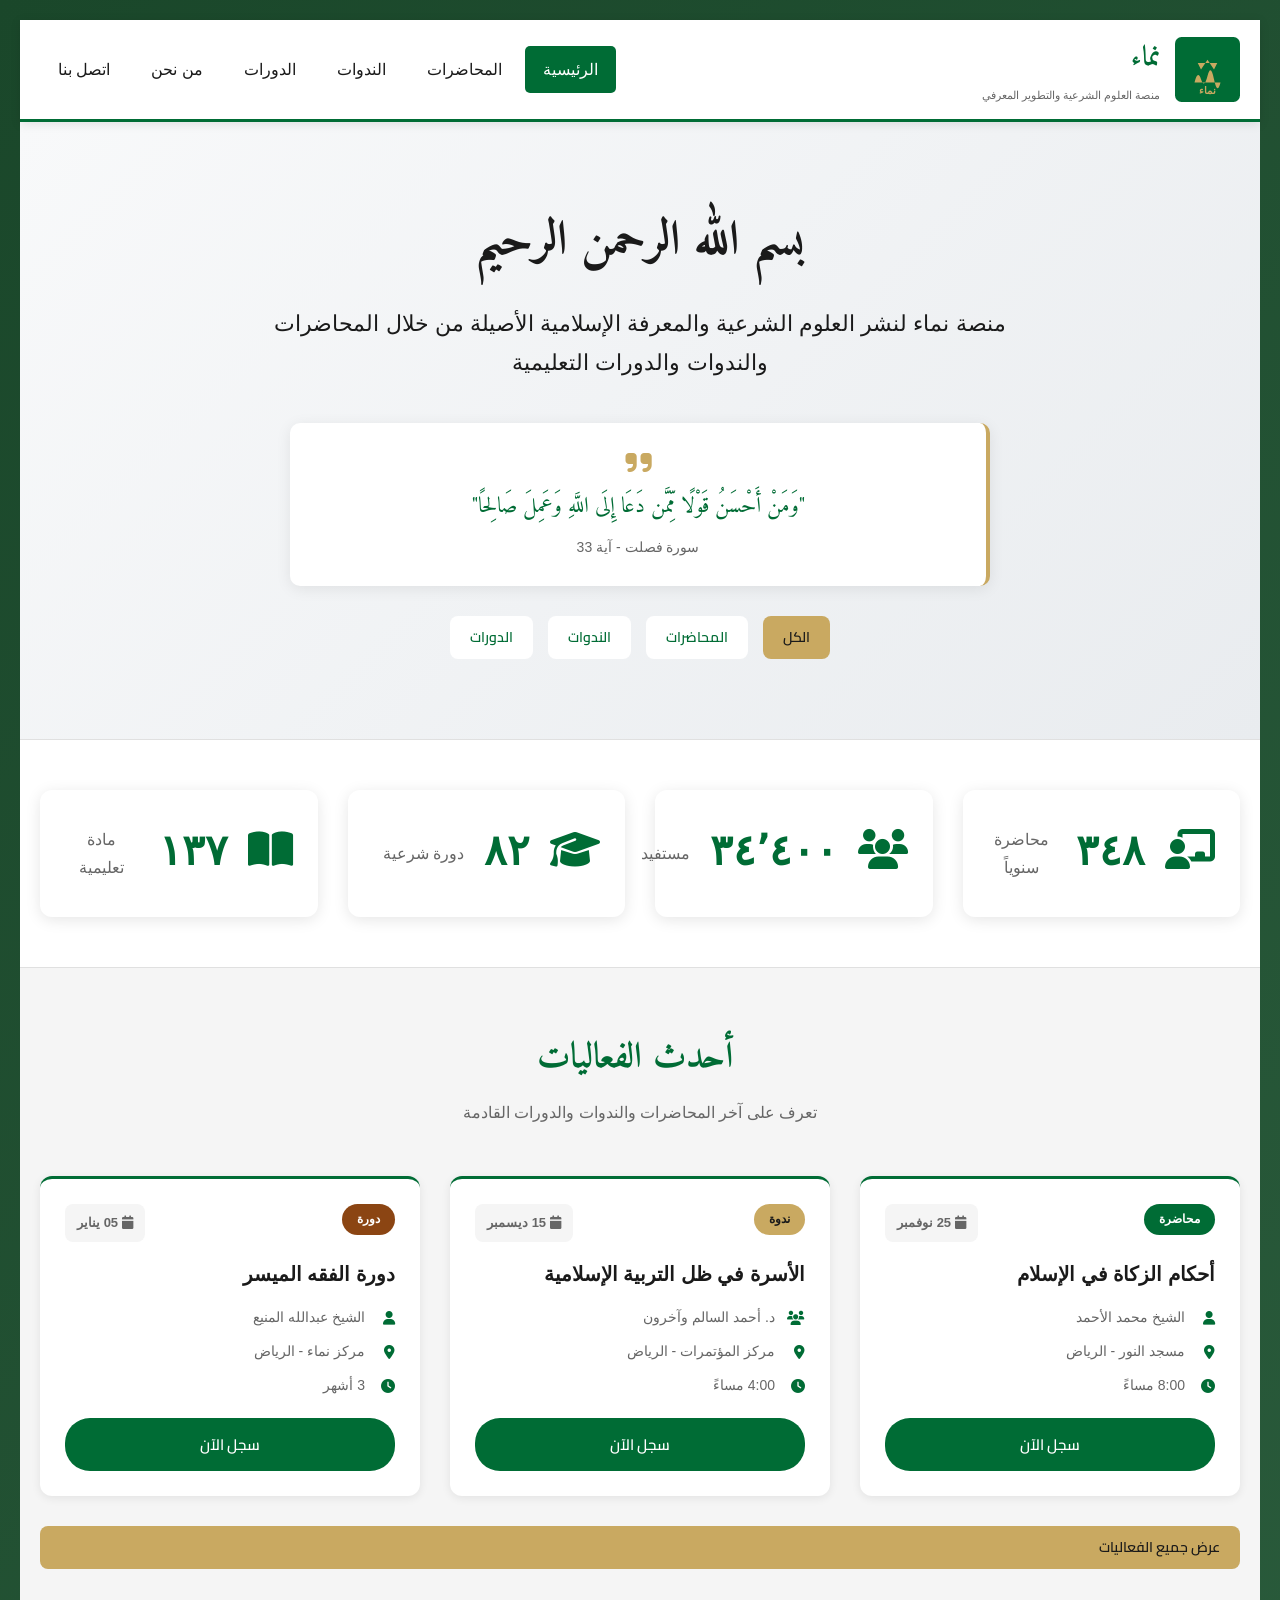
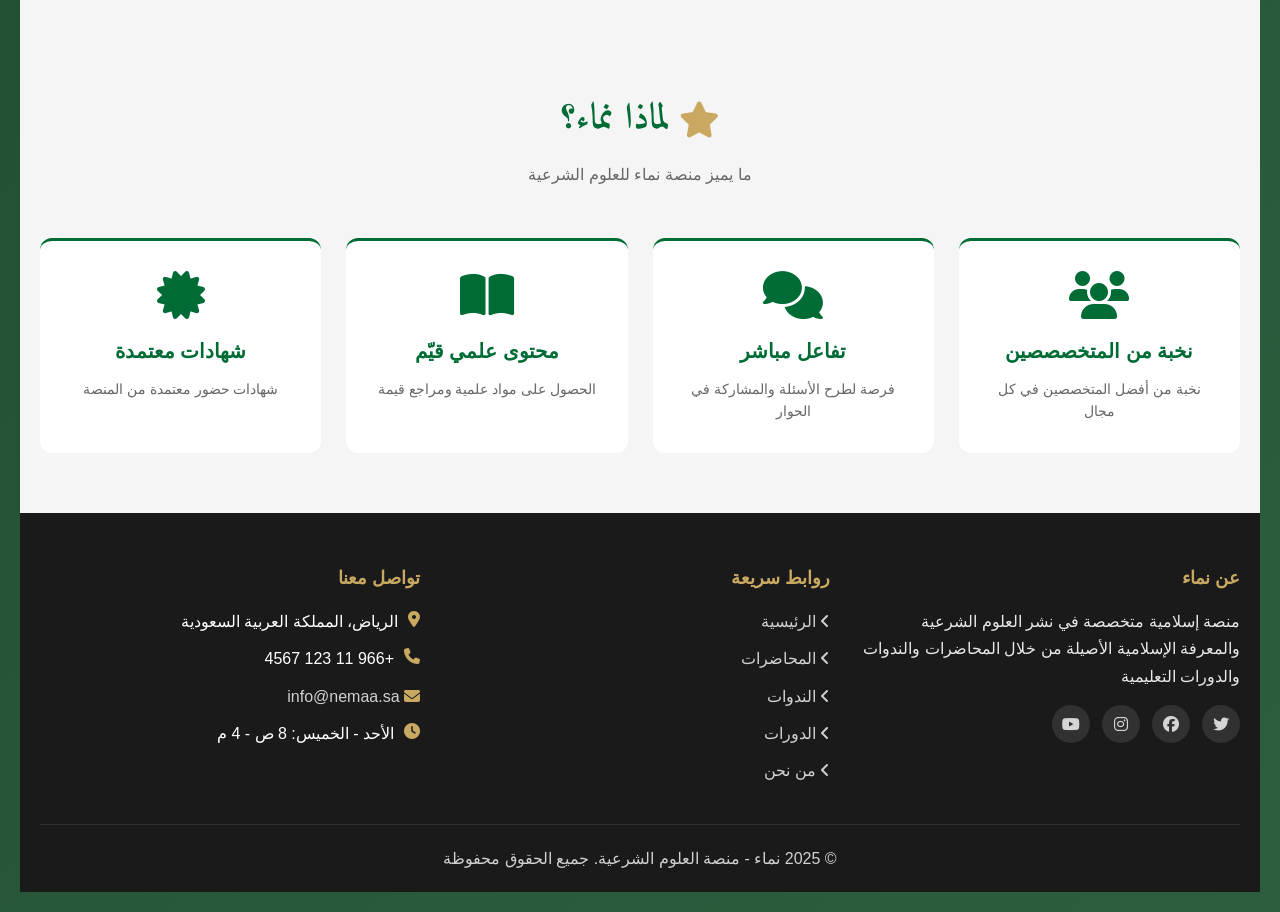
<file: index.html>
<!DOCTYPE html>
<html lang="ar" dir="rtl">

<head>
    <meta charset="UTF-8">
    <meta name="viewport" content="width=device-width, initial-scale=1.0">
    <title>نماء - منصة العلوم الشرعية</title>
    <link
        href="https://fonts.googleapis.com/css2?family=Amiri:wght@400;700&family=Cairo:wght@300;400;600;700&display=swap"
        rel="stylesheet">
    <link rel="stylesheet" href="https://cdnjs.cloudflare.com/ajax/libs/font-awesome/6.4.0/css/all.min.css">
    <link rel="stylesheet" href="styles.css">
</head>

<body>

    <!-- HEADER -->
    <header>
        <div class="container">
            <div class="header-content">
                <div class="logo">
                    <img src="data:image/svg+xml,%3Csvg xmlns='http://www.w3.org/2000/svg' viewBox='0 0 100 100'%3E%3Crect fill='%23006C35' width='100' height='100' rx='10'/%3E%3Cpath fill='%23C9A961' d='M30 70 Q35 50, 40 65 T50 60 T60 65 T70 70 M35 40 L40 50 L50 35 L60 50 L65 40'/%3E%3Ctext x='50' y='88' text-anchor='middle' font-size='16' fill='%23C9A961' font-weight='bold'%3Eنماء%3C/text%3E%3C/svg%3E"
                        alt="شعار نماء" class="logo-image">
                    <div class="logo-text">
                        <h1>نماء</h1>
                        <p>منصة العلوم الشرعية والتطوير المعرفي</p>
                    </div>
                </div>

                <button class="menu-toggle" onclick="toggleMenu()">
                    <i class="fas fa-bars"></i>
                </button>

                <nav id="nav-menu">
                    <ul>
                        <li><a href="index.html" class="active">الرئيسية</a></li>
                        <li><a href="lectures.html">المحاضرات</a></li>
                        <li><a href="seminars.html">الندوات</a></li>
                        <li><a href="courses.html">الدورات</a></li>
                        <li><a href="about.html">من نحن</a></li>
                        <li><a href="contact.html">اتصل بنا</a></li>
                    </ul>
                </nav>
            </div>
        </div>
    </header>

    <!-- HERO SECTION -->
    <section class="hero">
        <div class="container">
            <h2 class="hero-title">بسم الله الرحمن الرحيم</h2>
            <p class="hero-subtitle">
                منصة نماء لنشر العلوم الشرعية والمعرفة الإسلامية الأصيلة من خلال المحاضرات والندوات والدورات التعليمية
            </p>
            <div class="hero-quote">
                <i class="fas fa-quote-right"></i>
                <p>"وَمَنْ أَحْسَنُ قَوْلًا مِّمَّن دَعَا إِلَى اللَّهِ وَعَمِلَ صَالِحًا"</p>
                <span>سورة فصلت - آية 33</span>
            </div>
            <div class="cta-buttons">
                <a href="#all-events" class="btn btn-primary" onclick="scrollToEvents(event)">الكل</a>
                <a href="lectures.html" class="btn btn-secondary">المحاضرات</a>
                <a href="seminars.html" class="btn btn-secondary">الندوات</a>
                <a href="courses.html" class="btn btn-secondary">الدورات</a>
            </div>
        </div>
    </section>

    <!-- STATISTICS -->
    <section class="stats">
        <div class="container">
            <div class="stats-grid">
                <div class="stat-card">
                    <i class="fas fa-chalkboard-teacher"></i>
                    <h3 class="stat-number" data-target="500">0</h3>
                    <p>محاضرة سنوياً</p>
                </div>
                <div class="stat-card">
                    <i class="fas fa-users"></i>
                    <h3 class="stat-number" data-target="50000">0</h3>
                    <p>مستفيد</p>
                </div>
                <div class="stat-card">
                    <i class="fas fa-graduation-cap"></i>
                    <h3 class="stat-number" data-target="120">0</h3>
                    <p>دورة شرعية</p>
                </div>
                <div class="stat-card">
                    <i class="fas fa-book-open"></i>
                    <h3 class="stat-number" data-target="200">0</h3>
                    <p>مادة تعليمية</p>
                </div>
            </div>
        </div>
    </section>

    <!-- UPCOMING EVENTS -->
    <section class="content-section" id="all-events">
        <div class="container">
            <div class="section-header">
                <h2><i class="fas fa-calendar-star"></i> أحدث الفعاليات</h2>
                <p>تعرف على آخر المحاضرات والندوات والدورات القادمة</p>
            </div>

            <div class="lectures-grid">
                <!-- محاضرة -->
                <div class="lecture-card">
                    <div class="lecture-header">
                        <span class="lecture-badge">محاضرة</span>
                        <span class="lecture-date"><i class="fas fa-calendar"></i> 25 نوفمبر</span>
                    </div>
                    <h3>أحكام الزكاة في الإسلام</h3>
                    <div class="lecture-info">
                        <div class="lecture-info-item">
                            <i class="fas fa-user"></i>
                            <span>الشيخ محمد الأحمد</span>
                        </div>
                        <div class="lecture-info-item">
                            <i class="fas fa-map-marker-alt"></i>
                            <span>مسجد النور - الرياض</span>
                        </div>
                        <div class="lecture-info-item">
                            <i class="fas fa-clock"></i>
                            <span>8:00 مساءً</span>
                        </div>
                    </div>
                    <button class="btn-register" onclick="openModal('أحكام الزكاة في الإسلام', '25 نوفمبر 2024')">سجل
                        الآن</button>
                </div>

                <!-- ندوة -->
                <div class="lecture-card">
                    <div class="lecture-header">
                        <span class="lecture-badge seminar">ندوة</span>
                        <span class="lecture-date"><i class="fas fa-calendar"></i> 15 ديسمبر</span>
                    </div>
                    <h3>الأسرة في ظل التربية الإسلامية</h3>
                    <div class="lecture-info">
                        <div class="lecture-info-item">
                            <i class="fas fa-users"></i>
                            <span>د. أحمد السالم وآخرون</span>
                        </div>
                        <div class="lecture-info-item">
                            <i class="fas fa-map-marker-alt"></i>
                            <span>مركز المؤتمرات - الرياض</span>
                        </div>
                        <div class="lecture-info-item">
                            <i class="fas fa-clock"></i>
                            <span>4:00 مساءً</span>
                        </div>
                    </div>
                    <button class="btn-register"
                        onclick="openModal('ندوة الأسرة في ظل التربية الإسلامية', '15 ديسمبر 2024')">سجل الآن</button>
                </div>

                <!-- دورة -->
                <div class="lecture-card">
                    <div class="lecture-header">
                        <span class="lecture-badge" style="background: #8b4513;">دورة</span>
                        <span class="lecture-date"><i class="fas fa-calendar"></i> 05 يناير</span>
                    </div>
                    <h3>دورة الفقه الميسر</h3>
                    <div class="lecture-info">
                        <div class="lecture-info-item">
                            <i class="fas fa-user"></i>
                            <span>الشيخ عبدالله المنيع</span>
                        </div>
                        <div class="lecture-info-item">
                            <i class="fas fa-map-marker-alt"></i>
                            <span>مركز نماء - الرياض</span>
                        </div>
                        <div class="lecture-info-item">
                            <i class="fas fa-clock"></i>
                            <span>3 أشهر</span>
                        </div>
                    </div>
                    <button class="btn-register" onclick="openModal('دورة الفقه الميسر', '05 يناير 2025')">سجل
                        الآن</button>
                </div>
            </div>

            <div class="text-center" style="margin-top: 30px;">
                <a href="lectures.html" class="btn btn-primary">عرض جميع الفعاليات</a>
            </div>
        </div>
    </section>

    <!-- FEATURES -->
    <section class="content-section" style="background: var(--light);">
        <div class="container">
            <div class="section-header">
                <h2><i class="fas fa-star"></i> لماذا نماء؟</h2>
                <p>ما يميز منصة نماء للعلوم الشرعية</p>
            </div>
            <div class="features-grid"
                style="display: grid; grid-template-columns: repeat(auto-fit, minmax(250px, 1fr)); gap: 25px; margin-top: 30px;">
                <div class="feature-card"
                    style="background: var(--white); padding: 30px; border-radius: 12px; text-align: center; transition: 0.3s; border-top: 3px solid var(--moia-green);">
                    <i class="fas fa-users" style="font-size: 48px; color: var(--moia-green); margin-bottom: 15px;"></i>
                    <h3 style="font-size: 20px; color: var(--moia-green); margin-bottom: 10px;">نخبة من المتخصصصين </h3>
                    <p style="color: var(--gray); font-size: 14px; line-height: 1.6;">نخبة من أفضل المتخصصين في كل مجال
                    </p>
                </div>
                <div class="feature-card"
                    style="background: var(--white); padding: 30px; border-radius: 12px; text-align: center; transition: 0.3s; border-top: 3px solid var(--moia-green);">
                    <i class="fas fa-comments"
                        style="font-size: 48px; color: var(--moia-green); margin-bottom: 15px;"></i>
                    <h3 style="font-size: 20px; color: var(--moia-green); margin-bottom: 10px;">تفاعل مباشر</h3>
                    <p style="color: var(--gray); font-size: 14px; line-height: 1.6;">فرصة لطرح الأسئلة والمشاركة في
                        الحوار</p>
                </div>
                <div class="feature-card"
                    style="background: var(--white); padding: 30px; border-radius: 12px; text-align: center; transition: 0.3s; border-top: 3px solid var(--moia-green);">
                    <i class="fas fa-book-open"
                        style="font-size: 48px; color: var(--moia-green); margin-bottom: 15px;"></i>
                    <h3 style="font-size: 20px; color: var(--moia-green); margin-bottom: 10px;">محتوى علمي قيّم</h3>
                    <p style="color: var(--gray); font-size: 14px; line-height: 1.6;">الحصول على مواد علمية ومراجع قيمة
                    </p>
                </div>
                <div class="feature-card"
                    style="background: var(--white); padding: 30px; border-radius: 12px; text-align: center; transition: 0.3s; border-top: 3px solid var(--moia-green);">
                    <i class="fas fa-certificate"
                        style="font-size: 48px; color: var(--moia-green); margin-bottom: 15px;"></i>
                    <h3 style="font-size: 20px; color: var(--moia-green); margin-bottom: 10px;">شهادات معتمدة</h3>
                    <p style="color: var(--gray); font-size: 14px; line-height: 1.6;">شهادات حضور معتمدة من المنصة</p>
                </div>
            </div>
        </div>
    </section>

    <!-- FOOTER -->
    <footer>
        <div class="container">
            <div class="footer-grid">
                <div class="footer-col">
                    <h3>عن نماء</h3>
                    <p>منصة إسلامية متخصصة في نشر العلوم الشرعية والمعرفة الإسلامية الأصيلة من خلال المحاضرات والندوات
                        والدورات التعليمية</p>
                    <div class="social-links">
                        <a href="#"><i class="fab fa-twitter"></i></a>
                        <a href="#"><i class="fab fa-facebook"></i></a>
                        <a href="#"><i class="fab fa-instagram"></i></a>
                        <a href="#"><i class="fab fa-youtube"></i></a>
                    </div>
                </div>

                <div class="footer-col">
                    <h3>روابط سريعة</h3>
                    <ul>
                        <li><a href="index.html"><i class="fas fa-angle-left"></i> الرئيسية</a></li>
                        <li><a href="lectures.html"><i class="fas fa-angle-left"></i> المحاضرات</a></li>
                        <li><a href="seminars.html"><i class="fas fa-angle-left"></i> الندوات</a></li>
                        <li><a href="courses.html"><i class="fas fa-angle-left"></i> الدورات</a></li>
                        <li><a href="about.html"><i class="fas fa-angle-left"></i> من نحن</a></li>
                    </ul>
                </div>



                <div class="footer-col">
                    <h3>تواصل معنا</h3>
                    <ul class="contact-info">
                        <li><i class="fas fa-map-marker-alt"></i> الرياض، المملكة العربية السعودية</li>
                        <li><i class="fas fa-phone"></i> +966 11 123 4567</li>
                        <li><a href="mailto:info@nemaa.sa"><i class="fas fa-envelope"></i> info@nemaa.sa</a></li>
                        <li><i class="fas fa-clock"></i> الأحد - الخميس: 8 ص - 4 م</li>
                    </ul>
                </div>
            </div>

            <div class="footer-bottom">
                <p>&copy; 2025 نماء - منصة العلوم الشرعية. جميع الحقوق محفوظة</p>
            </div>
        </div>
    </footer>

    <!-- نافذة التسجيل المنبثقة -->
    <div id="registration-modal" class="modal">
        <div class="modal-content">
            <span class="close-modal" onclick="closeModal()">&times;</span>
            <h2><i class="fas fa-clipboard-check"></i> التسجيل في الفعالية</h2>
            <p id="event-name-display" class="event-name"></p>
            <form id="registration-form" onsubmit="return submitRegistration(event)">
                <div class="form-group">
                    <label><i class="fas fa-user"></i> الاسم الكامل *</label>
                    <input type="text" id="reg-name" required placeholder="أدخل اسمك الكامل">
                </div>
                <div class="form-group">
                    <label><i class="fas fa-envelope"></i> البريد الإلكتروني *</label>
                    <input type="email" id="reg-email" required placeholder="example@email.com">
                </div>
                <div class="form-group">
                    <label><i class="fas fa-phone"></i> رقم الجوال *</label>
                    <input type="tel" id="reg-phone" required placeholder="05xxxxxxxx">
                </div>
                <input type="hidden" id="event-title" value="">
                <input type="hidden" id="event-date" value="">
                <div class="form-buttons">
                    <button type="submit" class="btn btn-primary">
                        <i class="fas fa-check"></i> تأكيد التسجيل
                    </button>
                    <button type="button" class="btn btn-secondary" onclick="closeModal()">
                        <i class="fas fa-times"></i> إلغاء
                    </button>
                </div>
            </form>
        </div>
    </div>

    <!-- Scroll to Top -->
    <button class="scroll-top" id="scrollTop" onclick="scrollToTop()">
        <i class="fas fa-arrow-up"></i>
    </button>

    <script src="script.js"></script>
</body>

</html>
</file>
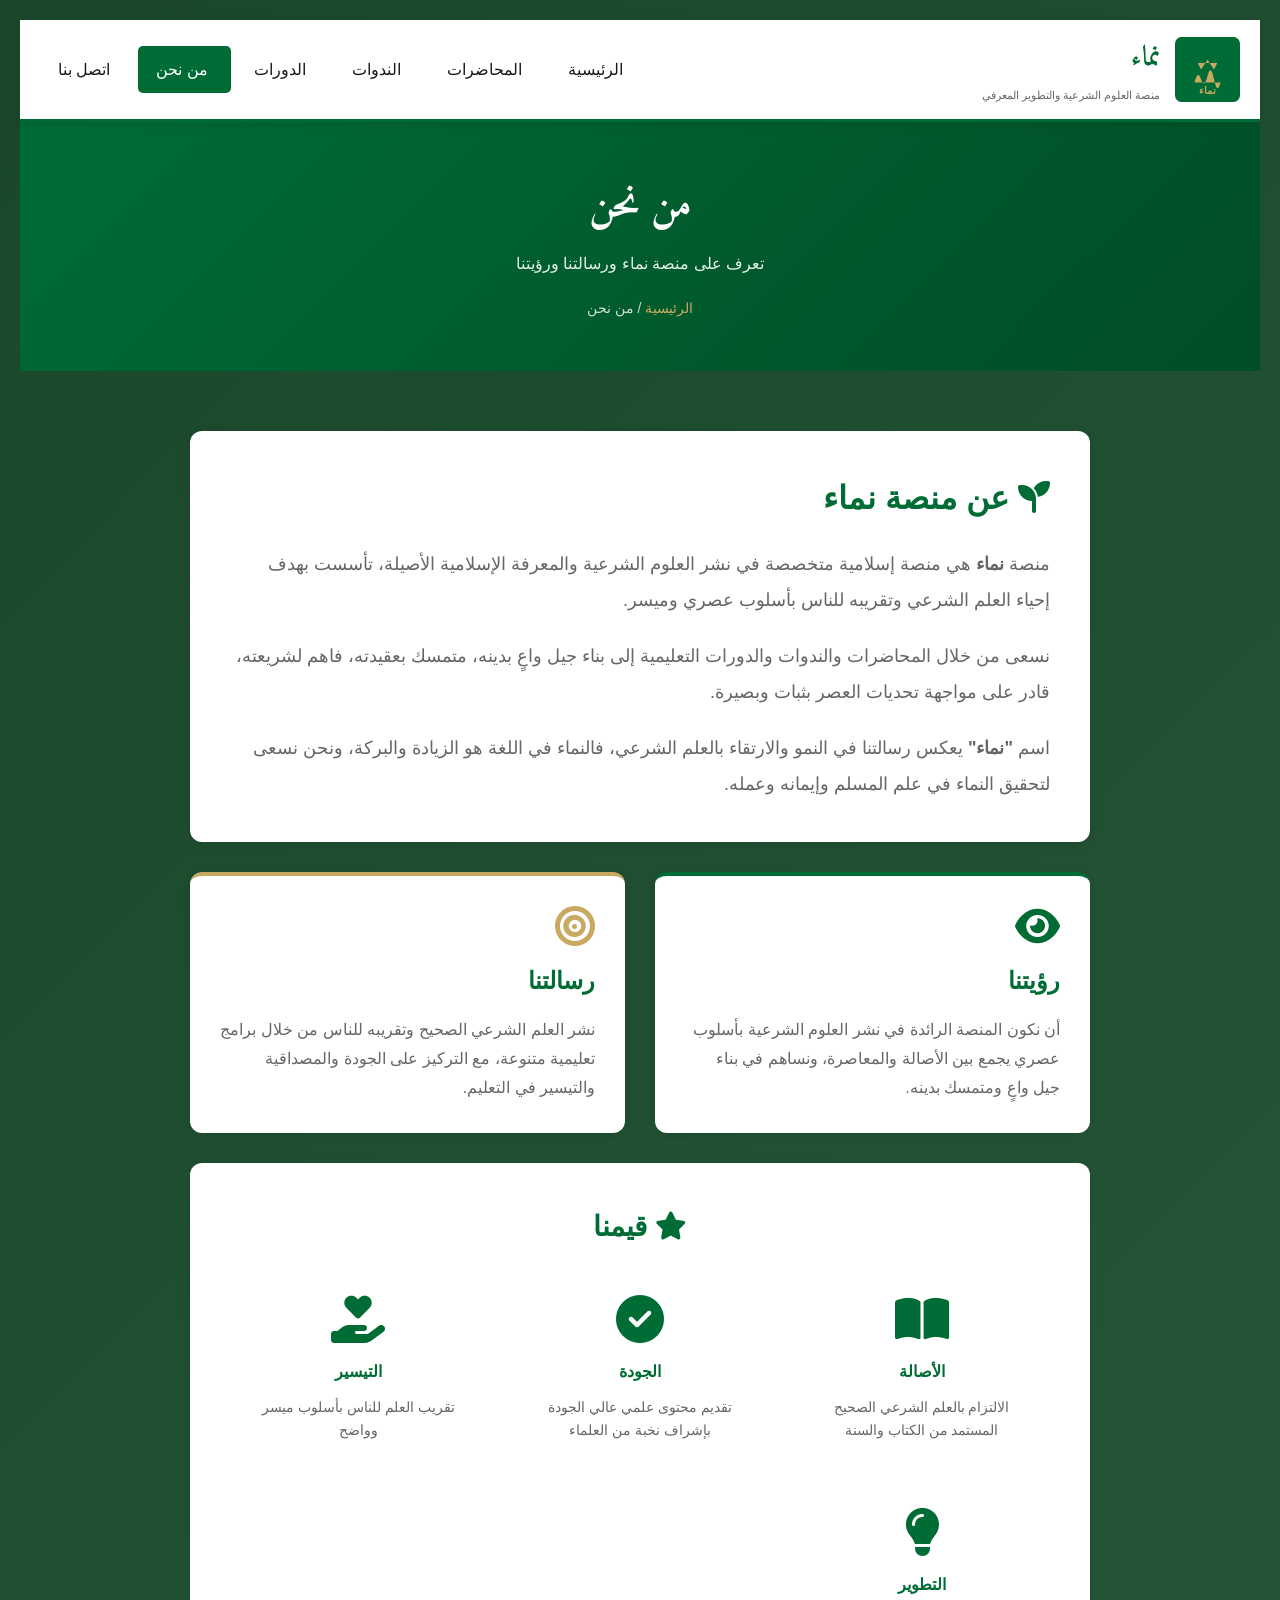
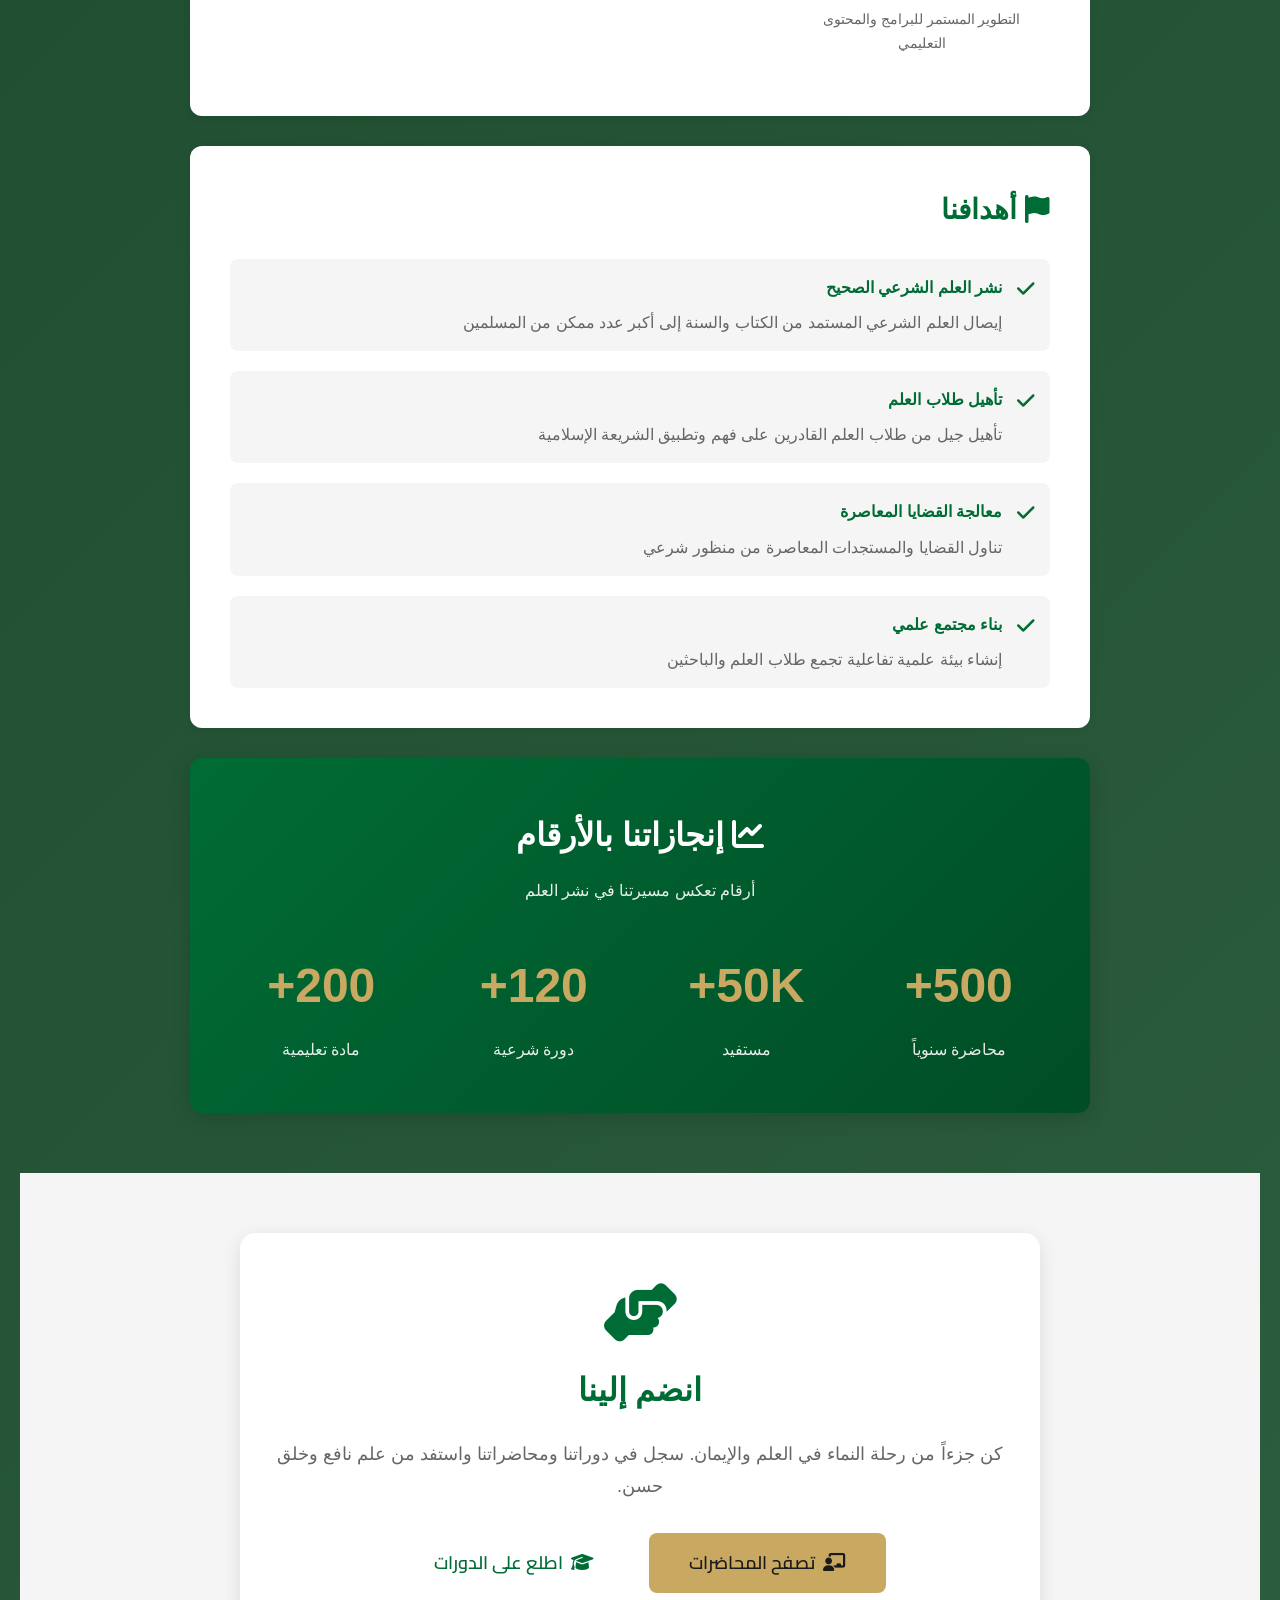
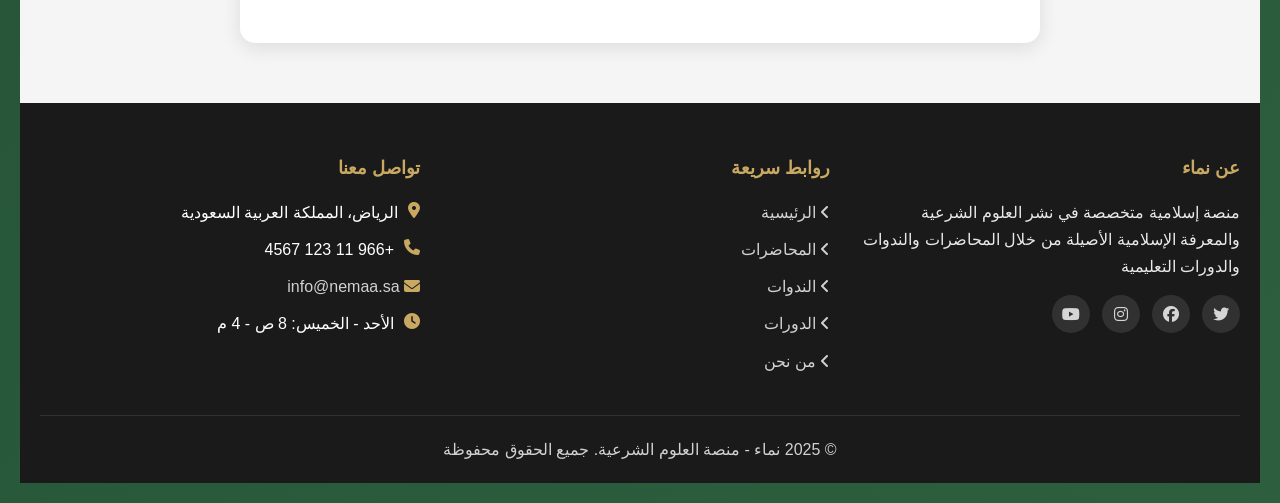
<file: about.html>
<!DOCTYPE html>
<html lang="ar" dir="rtl">
<head>
    <meta charset="UTF-8">
    <meta name="viewport" content="width=device-width, initial-scale=1.0">
    <title>من نحن - نماء</title>
    <link href="https://fonts.googleapis.com/css2?family=Amiri:wght@400;700&family=Cairo:wght@300;400;600;700&display=swap" rel="stylesheet">
    <link rel="stylesheet" href="https://cdnjs.cloudflare.com/ajax/libs/font-awesome/6.4.0/css/all.min.css">
    <link rel="stylesheet" href="styles.css">
</head>
<body>
    
    <!-- HEADER -->
    <header>
        <div class="container">
            <div class="header-content">
                <div class="logo">
                    <img src="data:image/svg+xml,%3Csvg xmlns='http://www.w3.org/2000/svg' viewBox='0 0 100 100'%3E%3Crect fill='%23006C35' width='100' height='100' rx='10'/%3E%3Cpath fill='%23C9A961' d='M30 70 Q35 50, 40 65 T50 60 T60 65 T70 70 M35 40 L40 50 L50 35 L60 50 L65 40'/%3E%3Ctext x='50' y='88' text-anchor='middle' font-size='16' fill='%23C9A961' font-weight='bold'%3Eنماء%3C/text%3E%3C/svg%3E" alt="شعار نماء" class="logo-image">
                    <div class="logo-text">
                        <h1>نماء</h1>
                        <p>منصة العلوم الشرعية والتطوير المعرفي</p>
                    </div>
                </div>

                <button class="menu-toggle" onclick="toggleMenu()">
                    <i class="fas fa-bars"></i>
                </button>

                <nav id="nav-menu">
                    <ul>
                        <li><a href="index.html"><i ></i> الرئيسية</a></li>
                        <li><a href="lectures.html"><i ></i> المحاضرات</a></li>
                        <li><a href="seminars.html"><i ></i> الندوات</a></li>
                        <li><a href="courses.html"><i ></i> الدورات</a></li>
                        <li><a href="about.html" class="active"><i ></i> من نحن</a></li>
                        <li><a href="contact.html"><i ></i> اتصل بنا</a></li>
                    </ul>
                </nav>
            </div>
        </div>
    </header>

    <!-- PAGE HEADER -->
    <section class="page-header">
        <div class="container">
            <h1><i></i> من نحن</h1>
            <p>تعرف على منصة نماء ورسالتنا ورؤيتنا</p>
            <div class="breadcrumb">
                <a href="index.html">الرئيسية</a> / من نحن
            </div>
        </div>
    </section>

    <!-- ABOUT CONTENT -->
    <section class="content-section">
        <div class="container">
            <div style="max-width: 900px; margin: 0 auto;">
                
                <!-- المقدمة -->
                <div style="background: var(--white); padding: 40px; border-radius: 12px; box-shadow: 0 2px 10px rgba(0,0,0,0.08); margin-bottom: 30px;">
                    <h2 style="color: var(--moia-green); margin-bottom: 20px; font-size: 32px;">
                        <i class="fas fa-seedling"></i> عن منصة نماء
                    </h2>
                    <p style="font-size: 18px; line-height: 2; color: var(--gray); margin-bottom: 20px;">
                        منصة <strong>نماء</strong> هي منصة إسلامية متخصصة في نشر العلوم الشرعية والمعرفة الإسلامية الأصيلة، تأسست بهدف إحياء العلم الشرعي وتقريبه للناس بأسلوب عصري وميسر.
                    </p>
                    <p style="font-size: 18px; line-height: 2; color: var(--gray); margin-bottom: 20px;">
                        نسعى من خلال المحاضرات والندوات والدورات التعليمية إلى بناء جيل واعٍ بدينه، متمسك بعقيدته، فاهم لشريعته، قادر على مواجهة تحديات العصر بثبات وبصيرة.
                    </p>
                    <p style="font-size: 18px; line-height: 2; color: var(--gray);">
                        اسم <strong>"نماء"</strong> يعكس رسالتنا في النمو والارتقاء بالعلم الشرعي، فالنماء في اللغة هو الزيادة والبركة، ونحن نسعى لتحقيق النماء في علم المسلم وإيمانه وعمله.
                    </p>
                </div>

                <!-- الرؤية والرسالة -->
                <div style="display: grid; grid-template-columns: 1fr 1fr; gap: 30px; margin-bottom: 30px;">
                    <div style="background: var(--white); padding: 30px; border-radius: 12px; box-shadow: 0 2px 10px rgba(0,0,0,0.08); border-top: 4px solid var(--moia-green);">
                        <i class="fas fa-eye" style="font-size: 40px; color: var(--moia-green); margin-bottom: 15px;"></i>
                        <h3 style="color: var(--moia-green); margin-bottom: 15px; font-size: 24px;">رؤيتنا</h3>
                        <p style="line-height: 1.8; color: var(--gray);">
                            أن نكون المنصة الرائدة في نشر العلوم الشرعية بأسلوب عصري يجمع بين الأصالة والمعاصرة، ونساهم في بناء جيل واعٍ ومتمسك بدينه.
                        </p>
                    </div>
                    
                    <div style="background: var(--white); padding: 30px; border-radius: 12px; box-shadow: 0 2px 10px rgba(0,0,0,0.08); border-top: 4px solid var(--moia-gold);">
                        <i class="fas fa-bullseye" style="font-size: 40px; color: var(--moia-gold); margin-bottom: 15px;"></i>
                        <h3 style="color: var(--moia-green); margin-bottom: 15px; font-size: 24px;">رسالتنا</h3>
                        <p style="line-height: 1.8; color: var(--gray);">
                            نشر العلم الشرعي الصحيح وتقريبه للناس من خلال برامج تعليمية متنوعة، مع التركيز على الجودة والمصداقية والتيسير في التعليم.
                        </p>
                    </div>
                </div>

                <!-- القيم -->
                <div style="background: var(--white); padding: 40px; border-radius: 12px; box-shadow: 0 2px 10px rgba(0,0,0,0.08); margin-bottom: 30px;">
                    <h2 style="color: var(--moia-green); margin-bottom: 25px; font-size: 28px; text-align: center;">
                        <i class="fas fa-star"></i> قيمنا
                    </h2>
                    <div style="display: grid; grid-template-columns: repeat(auto-fit, minmax(250px, 1fr)); gap: 25px;">
                        <div style="text-align: center; padding: 20px;">
                            <i class="fas fa-book-open" style="font-size: 48px; color: var(--moia-green); margin-bottom: 15px;"></i>
                            <h4 style="color: var(--moia-green); margin-bottom: 10px;">الأصالة</h4>
                            <p style="color: var(--gray); font-size: 14px;">الالتزام بالعلم الشرعي الصحيح المستمد من الكتاب والسنة</p>
                        </div>
                        <div style="text-align: center; padding: 20px;">
                            <i class="fas fa-check-circle" style="font-size: 48px; color: var(--moia-green); margin-bottom: 15px;"></i>
                            <h4 style="color: var(--moia-green); margin-bottom: 10px;">الجودة</h4>
                            <p style="color: var(--gray); font-size: 14px;">تقديم محتوى علمي عالي الجودة بإشراف نخبة من العلماء</p>
                        </div>
                        <div style="text-align: center; padding: 20px;">
                            <i class="fas fa-hand-holding-heart" style="font-size: 48px; color: var(--moia-green); margin-bottom: 15px;"></i>
                            <h4 style="color: var(--moia-green); margin-bottom: 10px;">التيسير</h4>
                            <p style="color: var(--gray); font-size: 14px;">تقريب العلم للناس بأسلوب ميسر وواضح</p>
                        </div>
                        <div style="text-align: center; padding: 20px;">
                            <i class="fas fa-lightbulb" style="font-size: 48px; color: var(--moia-green); margin-bottom: 15px;"></i>
                            <h4 style="color: var(--moia-green); margin-bottom: 10px;">التطوير</h4>
                            <p style="color: var(--gray); font-size: 14px;">التطوير المستمر للبرامج والمحتوى التعليمي</p>
                        </div>
                    </div>
                </div>

                <!-- الأهداف -->
                <div style="background: var(--white); padding: 40px; border-radius: 12px; box-shadow: 0 2px 10px rgba(0,0,0,0.08); margin-bottom: 30px;">
                    <h2 style="color: var(--moia-green); margin-bottom: 25px; font-size: 28px;">
                        <i class="fas fa-flag"></i> أهدافنا
                    </h2>
                    <div style="display: grid; gap: 20px;">
                        <div style="display: flex; align-items: flex-start; gap: 15px; padding: 15px; background: var(--light); border-radius: 8px;">
                            <i class="fas fa-check" style="color: var(--moia-green); font-size: 20px; margin-top: 5px;"></i>
                            <div>
                                <h4 style="color: var(--moia-green); margin-bottom: 8px;">نشر العلم الشرعي الصحيح</h4>
                                <p style="color: var(--gray); line-height: 1.7;">إيصال العلم الشرعي المستمد من الكتاب والسنة إلى أكبر عدد ممكن من المسلمين</p>
                            </div>
                        </div>
                        <div style="display: flex; align-items: flex-start; gap: 15px; padding: 15px; background: var(--light); border-radius: 8px;">
                            <i class="fas fa-check" style="color: var(--moia-green); font-size: 20px; margin-top: 5px;"></i>
                            <div>
                                <h4 style="color: var(--moia-green); margin-bottom: 8px;">تأهيل طلاب العلم</h4>
                                <p style="color: var(--gray); line-height: 1.7;">تأهيل جيل من طلاب العلم القادرين على فهم وتطبيق الشريعة الإسلامية</p>
                            </div>
                        </div>
                        <div style="display: flex; align-items: flex-start; gap: 15px; padding: 15px; background: var(--light); border-radius: 8px;">
                            <i class="fas fa-check" style="color: var(--moia-green); font-size: 20px; margin-top: 5px;"></i>
                            <div>
                                <h4 style="color: var(--moia-green); margin-bottom: 8px;">معالجة القضايا المعاصرة</h4>
                                <p style="color: var(--gray); line-height: 1.7;">تناول القضايا والمستجدات المعاصرة من منظور شرعي</p>
                            </div>
                        </div>
                        <div style="display: flex; align-items: flex-start; gap: 15px; padding: 15px; background: var(--light); border-radius: 8px;">
                            <i class="fas fa-check" style="color: var(--moia-green); font-size: 20px; margin-top: 5px;"></i>
                            <div>
                                <h4 style="color: var(--moia-green); margin-bottom: 8px;">بناء مجتمع علمي</h4>
                                <p style="color: var(--gray); line-height: 1.7;">إنشاء بيئة علمية تفاعلية تجمع طلاب العلم والباحثين</p>
                            </div>
                        </div>
                    </div>
                </div>

                <!-- الإحصائيات -->
                <div style="background: linear-gradient(135deg, var(--moia-green) 0%, #004d26 100%); padding: 50px 40px; border-radius: 12px; box-shadow: 0 5px 20px rgba(0,0,0,0.15); text-align: center; color: var(--white);">
                    <h2 style="font-size: 32px; margin-bottom: 15px;">
                        <i class="fas fa-chart-line"></i> إنجازاتنا بالأرقام
                    </h2>
                    <p style="margin-bottom: 40px; opacity: 0.9;">أرقام تعكس مسيرتنا في نشر العلم</p>
                    <div style="display: grid; grid-template-columns: repeat(auto-fit, minmax(150px, 1fr)); gap: 30px;">
                        <div>
                            <div style="font-size: 48px; font-weight: bold; color: var(--moia-gold); margin-bottom: 10px;">500+</div>
                            <div style="font-size: 16px; opacity: 0.9;">محاضرة سنوياً</div>
                        </div>
                        <div>
                            <div style="font-size: 48px; font-weight: bold; color: var(--moia-gold); margin-bottom: 10px;">50K+</div>
                            <div style="font-size: 16px; opacity: 0.9;">مستفيد</div>
                        </div>
                        <div>
                            <div style="font-size: 48px; font-weight: bold; color: var(--moia-gold); margin-bottom: 10px;">120+</div>
                            <div style="font-size: 16px; opacity: 0.9;">دورة شرعية</div>
                        </div>
                        <div>
                            <div style="font-size: 48px; font-weight: bold; color: var(--moia-gold); margin-bottom: 10px;">200+</div>
                            <div style="font-size: 16px; opacity: 0.9;">مادة تعليمية</div>
                        </div>
                    </div>
                </div>

            </div>
        </div>
    </section>

    <!-- CALL TO ACTION -->
    <section class="content-section" style="background: var(--light);">
        <div class="container">
            <div style="max-width: 800px; margin: 0 auto; text-align: center; padding: 50px 30px; background: var(--white); border-radius: 15px; box-shadow: 0 5px 20px rgba(0,0,0,0.1);">
                <i class="fas fa-hands-helping" style="font-size: 60px; color: var(--moia-green); margin-bottom: 20px;"></i>
                <h2 style="font-size: 32px; color: var(--moia-green); margin-bottom: 20px;">انضم إلينا</h2>
                <p style="font-size: 18px; color: var(--gray); line-height: 1.8; margin-bottom: 30px;">
                    كن جزءاً من رحلة النماء في العلم والإيمان. سجل في دوراتنا ومحاضراتنا واستفد من علم نافع وخلق حسن.
                </p>
                <div style="display: flex; gap: 15px; justify-content: center; flex-wrap: wrap;">
                    <a href="lectures.html" class="btn btn-primary" style="padding: 15px 40px; font-size: 18px;">
                        <i class="fas fa-chalkboard-teacher"></i> تصفح المحاضرات
                    </a>
                    <a href="courses.html" class="btn btn-secondary" style="padding: 15px 40px; font-size: 18px;">
                        <i class="fas fa-graduation-cap"></i> اطلع على الدورات
                    </a>
                </div>
            </div>
        </div>
    </section>

   

    <!-- FOOTER -->
    <footer>
        <div class="container">
            <div class="footer-grid">
                <div class="footer-col">
                    <h3>عن نماء</h3>
                    <p>منصة إسلامية متخصصة في نشر العلوم الشرعية والمعرفة الإسلامية الأصيلة من خلال المحاضرات والندوات والدورات التعليمية</p>
                    <div class="social-links">
                        <a href="#"><i class="fab fa-twitter"></i></a>
                        <a href="#"><i class="fab fa-facebook"></i></a>
                        <a href="#"><i class="fab fa-instagram"></i></a>
                        <a href="#"><i class="fab fa-youtube"></i></a>
                    </div>
                </div>

                <div class="footer-col">
                    <h3>روابط سريعة</h3>
                    <ul>
                        <li><a href="index.html"><i class="fas fa-angle-left"></i> الرئيسية</a></li>
                        <li><a href="lectures.html"><i class="fas fa-angle-left"></i> المحاضرات</a></li>
                        <li><a href="seminars.html"><i class="fas fa-angle-left"></i> الندوات</a></li>
                        <li><a href="courses.html"><i class="fas fa-angle-left"></i> الدورات</a></li>
                        <li><a href="about.html"><i class="fas fa-angle-left"></i> من نحن</a></li>
                    </ul>
                </div>


                <div class="footer-col">
                    <h3>تواصل معنا</h3>
                    <ul class="contact-info">
                        <li><i class="fas fa-map-marker-alt"></i> الرياض، المملكة العربية السعودية</li>
                        <li><i class="fas fa-phone"></i> +966 11 123 4567</li>
                        <li><a href="mailto:info@nemaa.sa"><i class="fas fa-envelope"></i> info@nemaa.sa</a></li>
                        <li><i class="fas fa-clock"></i> الأحد - الخميس: 8 ص - 4 م</li>
                    </ul>
                </div>
            </div>

            <div class="footer-bottom">
                <p>&copy; 2025 نماء - منصة العلوم الشرعية. جميع الحقوق محفوظة</p>
            </div>
        </div>
    </footer>

    <!-- Scroll to Top -->
    <button class="scroll-top" id="scrollTop" onclick="scrollToTop()">
        <i class="fas fa-arrow-up"></i>
    </button>

    <script src="script.js"></script>
</body>
</html>
</file>
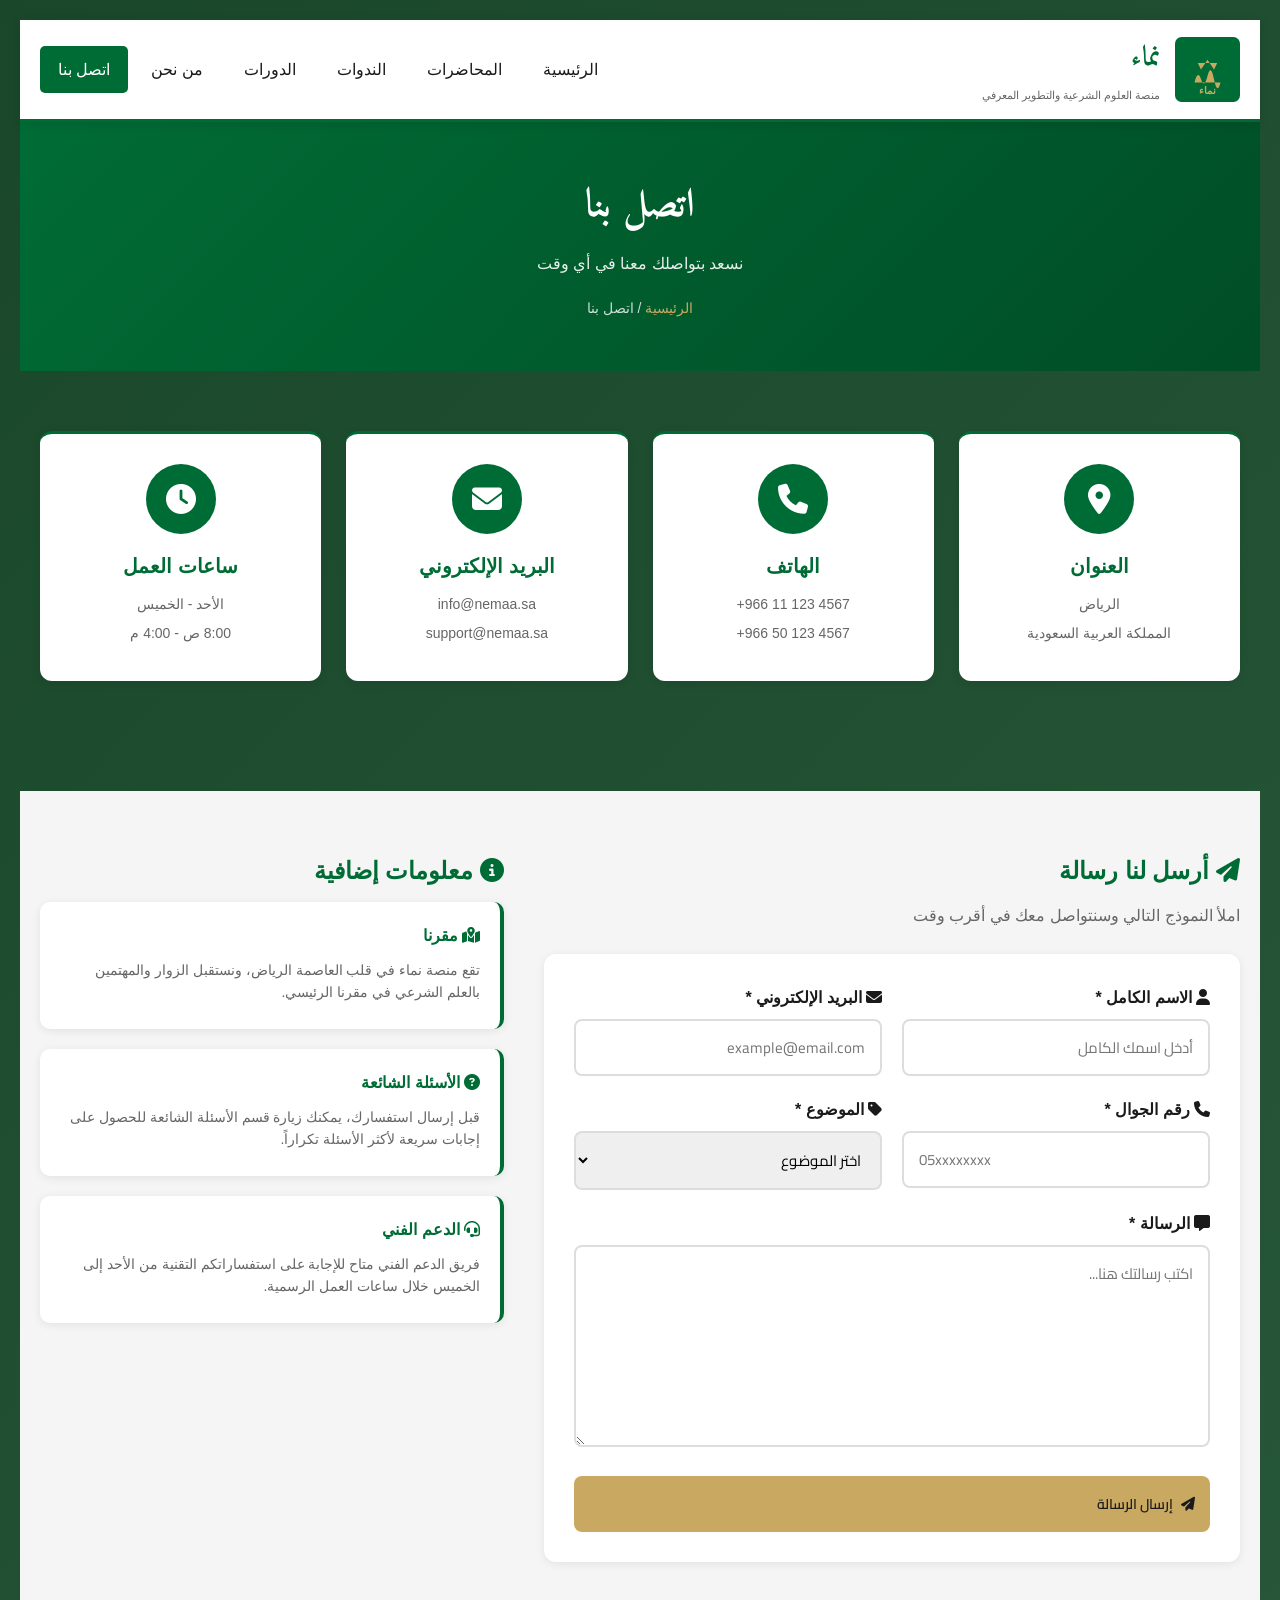
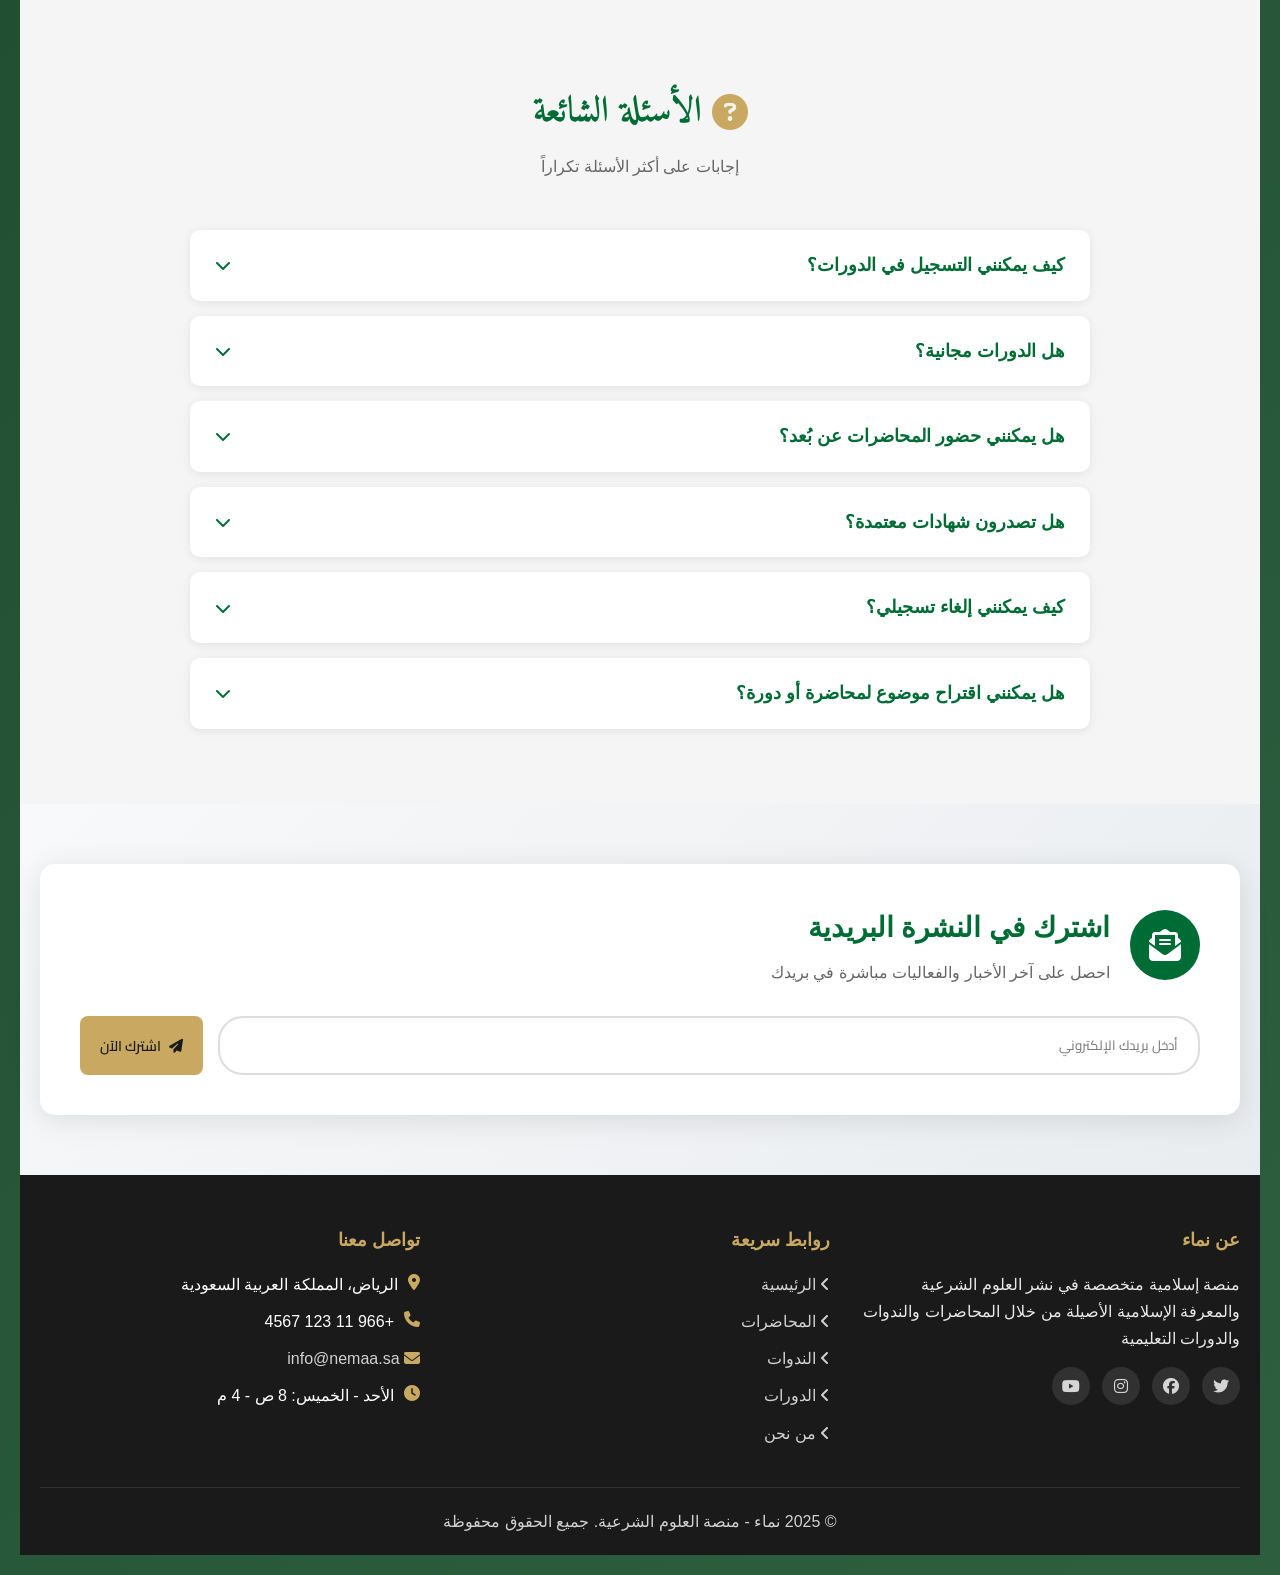
<file: contact.html>
<!DOCTYPE html>
<html lang="ar" dir="rtl">
<head>
    <meta charset="UTF-8">
    <meta name="viewport" content="width=device-width, initial-scale=1.0">
    <title>اتصل بنا - نماء</title>
    <link href="https://fonts.googleapis.com/css2?family=Amiri:wght@400;700&family=Cairo:wght@300;400;600;700&display=swap" rel="stylesheet">
    <link rel="stylesheet" href="https://cdnjs.cloudflare.com/ajax/libs/font-awesome/6.4.0/css/all.min.css">
    <link rel="stylesheet" href="styles.css">
</head>
<body>
    
    <!-- HEADER -->
    <header>
        <div class="container">
            <div class="header-content">
                <div class="logo">
                    <img src="data:image/svg+xml,%3Csvg xmlns='http://www.w3.org/2000/svg' viewBox='0 0 100 100'%3E%3Crect fill='%23006C35' width='100' height='100' rx='10'/%3E%3Cpath fill='%23C9A961' d='M30 70 Q35 50, 40 65 T50 60 T60 65 T70 70 M35 40 L40 50 L50 35 L60 50 L65 40'/%3E%3Ctext x='50' y='88' text-anchor='middle' font-size='16' fill='%23C9A961' font-weight='bold'%3Eنماء%3C/text%3E%3C/svg%3E" alt="شعار نماء" class="logo-image">
                    <div class="logo-text">
                        <h1>نماء</h1>
                        <p>منصة العلوم الشرعية والتطوير المعرفي</p>
                    </div>
                </div>

                <button class="menu-toggle" onclick="toggleMenu()">
                    <i class="fas fa-bars"></i>
                </button>

                <nav id="nav-menu">
                    <ul>
                        <li><a href="index.html">الرئيسية</a></li>
                        <li><a href="lectures.html">المحاضرات</a></li>
                        <li><a href="seminars.html">الندوات</a></li>
                        <li><a href="courses.html">الدورات</a></li>
                        <li><a href="about.html">من نحن</a></li>
                        <li><a href="contact.html" class="active">اتصل بنا</a></li>
                    </ul>
                </nav>
            </div>
        </div>
    </header>

    <!-- PAGE HEADER -->
    <section class="page-header">
        <div class="container">
            <h1><i></i> اتصل بنا</h1>
            <p>نسعد بتواصلك معنا في أي وقت</p>
            <div class="breadcrumb">
                <a href="index.html">الرئيسية</a> / اتصل بنا
            </div>
        </div>
    </section>

    <!-- CONTACT BOXES -->
    <section class="content-section">
        <div class="container">
            <div class="contact-boxes">
                <div class="contact-box">
                    <div class="contact-icon">
                        <i class="fas fa-map-marker-alt"></i>
                    </div>
                    <h3>العنوان</h3>
                    <p>الرياض</p>
                    <p>المملكة العربية السعودية</p>
                </div>
                
                <div class="contact-box">
                    <div class="contact-icon">
                        <i class="fas fa-phone"></i>
                    </div>
                    <h3>الهاتف</h3>
                    <p dir="ltr">+966 11 123 4567</p>
                    <p dir="ltr">+966 50 123 4567</p>
                </div>
                
                <div class="contact-box">
                    <div class="contact-icon">
                        <i class="fas fa-envelope"></i>
                    </div>
                    <h3>البريد الإلكتروني</h3>
                    <p>info@nemaa.sa</p>
                    <p>support@nemaa.sa</p>
                </div>
                
                <div class="contact-box">
                    <div class="contact-icon">
                        <i class="fas fa-clock"></i>
                    </div>
                    <h3>ساعات العمل</h3>
                    <p>الأحد - الخميس</p>
                    <p>8:00 ص - 4:00 م</p>
                </div>
            </div>
        </div>
    </section>

    <!-- CONTACT FORM & INFO -->
    <section class="content-section" style="background: var(--light);">
        <div class="container">
            <div class="contact-content">
                
                <!-- نموذج التواصل -->
                <div class="contact-form-section">
                    <h2><i class="fas fa-paper-plane"></i> أرسل لنا رسالة</h2>
                    <p>املأ النموذج التالي وسنتواصل معك في أقرب وقت</p>
                    
                    <form class="contact-form" onsubmit="return sendContactMessage(event)">
                        <div class="form-row">
                            <div class="form-group">
                                <label><i class="fas fa-user"></i> الاسم الكامل *</label>
                                <input type="text" id="contact-name" required placeholder="أدخل اسمك الكامل">
                            </div>
                            <div class="form-group">
                                <label><i class="fas fa-envelope"></i> البريد الإلكتروني *</label>
                                <input type="email" id="contact-email" required placeholder="example@email.com">
                            </div>
                        </div>
                        
                        <div class="form-row">
                            <div class="form-group">
                                <label><i class="fas fa-phone"></i> رقم الجوال *</label>
                                <input type="tel" id="contact-phone" required placeholder="05xxxxxxxx">
                            </div>
                            <div class="form-group">
                                <label><i class="fas fa-tag"></i> الموضوع *</label>
                                <select id="contact-subject" required>
                                    <option value="">اختر الموضوع</option>
                                    <option value="استفسار عام">استفسار عام</option>
                                    <option value="التسجيل في دورة">التسجيل في دورة</option>
                                    <option value="استفسار فني">استفسار فني</option>
                                    <option value="اقتراح">اقتراح</option>
                                    <option value="شكوى">شكوى</option>
                                    <option value="أخرى">أخرى</option>
                                </select>
                            </div>
                        </div>
                        
                        <div class="form-group">
                            <label><i class="fas fa-comment-alt"></i> الرسالة *</label>
                            <textarea id="contact-message" rows="6" required placeholder="اكتب رسالتك هنا..."></textarea>
                        </div>
                        
                        <button type="submit" class="btn btn-primary" style="width: 100%; padding: 15px;">
                            <i class="fas fa-paper-plane"></i> إرسال الرسالة
                        </button>
                    </form>
                </div>

                <!-- معلومات التواصل -->
                <div class="contact-info-section">
                    <h2><i class="fas fa-info-circle"></i> معلومات إضافية</h2>
                    
                    <div class="info-card">
                        <h3><i class="fas fa-map-marked-alt"></i> مقرنا</h3>
                        <p>تقع منصة نماء في قلب العاصمة الرياض، ونستقبل الزوار والمهتمين بالعلم الشرعي في مقرنا الرئيسي.</p>
                    </div>
                    
                    <div class="info-card">
                        <h3><i class="fas fa-question-circle"></i> الأسئلة الشائعة</h3>
                        <p>قبل إرسال استفسارك، يمكنك زيارة قسم الأسئلة الشائعة للحصول على إجابات سريعة لأكثر الأسئلة تكراراً.</p>
                    </div>
                    
                    <div class="info-card">
                        <h3><i class="fas fa-headset"></i> الدعم الفني</h3>
                        <p>فريق الدعم الفني متاح للإجابة على استفساراتكم التقنية من الأحد إلى الخميس خلال ساعات العمل الرسمية.</p>
                    </div>
                </div>

            </div>
        </div>
    </section>

    <!-- FAQ SECTION -->
    <section class="content-section" style="background: var(--light);">
        <div class="container">
            <div class="section-header">
                <h2><i class="fas fa-question-circle"></i> الأسئلة الشائعة</h2>
                <p>إجابات على أكثر الأسئلة تكراراً</p>
            </div>
            
            <div class="faq-container">
                
                <div class="faq-item">
                    <div class="faq-question" onclick="toggleFaq(this)">
                        <h3>كيف يمكنني التسجيل في الدورات؟</h3>
                        <i class="fas fa-chevron-down"></i>
                    </div>
                    <div class="faq-answer">
                        <p>يمكنك التسجيل في أي دورة من خلال زيارة صفحة الدورات واختيار الدورة المناسبة، ثم الضغط على زر "سجل الآن" وملء نموذج التسجيل. سيتم التواصل معك عبر البريد الإلكتروني أو الهاتف لتأكيد التسجيل.</p>
                    </div>
                </div>
                
                <div class="faq-item">
                    <div class="faq-question" onclick="toggleFaq(this)">
                        <h3>هل الدورات مجانية؟</h3>
                        <i class="fas fa-chevron-down"></i>
                    </div>
                    <div class="faq-answer">
                        <p>معظم دوراتنا مجانية تماماً بفضل الله، ضمن رسالتنا في نشر العلم الشرعي. بعض الدورات المتخصصة قد تتطلب رسوم رمزية لتغطية تكاليف المواد التعليمية والشهادات.</p>
                    </div>
                </div>
                
                <div class="faq-item">
                    <div class="faq-question" onclick="toggleFaq(this)">
                        <h3>هل يمكنني حضور المحاضرات عن بُعد؟</h3>
                        <i class="fas fa-chevron-down"></i>
                    </div>
                    <div class="faq-answer">
                        <p>نعم، نوفر إمكانية حضور بعض المحاضرات والندوات عن بُعد من خلال منصات البث المباشر. يتم الإعلان عن ذلك مع كل فعالية على حدة.</p>
                    </div>
                </div>
                
                <div class="faq-item">
                    <div class="faq-question" onclick="toggleFaq(this)">
                        <h3>هل تصدرون شهادات معتمدة؟</h3>
                        <i class="fas fa-chevron-down"></i>
                    </div>
                    <div class="faq-answer">
                        <p>نعم، نصدر شهادات حضور معتمدة من المنصة لكل من يكمل الدورة بنجاح ويجتاز الاختبارات المطلوبة. الشهادات تحمل ختم المنصة وتوقيع المشرف على الدورة.</p>
                    </div>
                </div>
                
                <div class="faq-item">
                    <div class="faq-question" onclick="toggleFaq(this)">
                        <h3>كيف يمكنني إلغاء تسجيلي؟</h3>
                        <i class="fas fa-chevron-down"></i>
                    </div>
                    <div class="faq-answer">
                        <p>يمكنك إلغاء تسجيلك من خلال التواصل معنا عبر البريد الإلكتروني أو الهاتف قبل موعد بدء الدورة بـ 48 ساعة على الأقل. سنقوم بمعالجة طلبك في أقرب وقت.</p>
                    </div>
                </div>
                
                <div class="faq-item">
                    <div class="faq-question" onclick="toggleFaq(this)">
                        <h3>هل يمكنني اقتراح موضوع لمحاضرة أو دورة؟</h3>
                        <i class="fas fa-chevron-down"></i>
                    </div>
                    <div class="faq-answer">
                        <p>بالتأكيد! نرحب باقتراحاتكم وأفكاركم. يمكنك إرسال اقتراحك من خلال نموذج التواصل في هذه الصفحة، واختر "اقتراح" كموضوع الرسالة. سندرس كل الاقتراحات بعناية.</p>
                    </div>
                </div>

            </div>
        </div>
    </section>

    <!-- NEWSLETTER -->
    <section class="newsletter">
        <div class="container">
            <div class="newsletter-wrapper">
                <div class="newsletter-content">
                    <div class="newsletter-icon">
                        <i class="fas fa-envelope-open-text"></i>
                    </div>
                    <div class="newsletter-text">
                        <h2>اشترك في النشرة البريدية</h2>
                        <p>احصل على آخر الأخبار والفعاليات مباشرة في بريدك</p>
                    </div>
                </div>
                <form class="newsletter-form" onsubmit="return subscribeNewsletter(event)">
                    <input type="email" placeholder="أدخل بريدك الإلكتروني" required>
                    <button type="submit" class="btn btn-primary">
                        <i class="fas fa-paper-plane"></i> اشترك الآن
                    </button>
                </form>
            </div>
        </div>
    </section>

    <!-- FOOTER -->
    <footer>
        <div class="container">
            <div class="footer-grid">
                <div class="footer-col">
                    <h3>عن نماء</h3>
                    <p>منصة إسلامية متخصصة في نشر العلوم الشرعية والمعرفة الإسلامية الأصيلة من خلال المحاضرات والندوات والدورات التعليمية</p>
                    <div class="social-links">
                        <a href="#"><i class="fab fa-twitter"></i></a>
                        <a href="#"><i class="fab fa-facebook"></i></a>
                        <a href="#"><i class="fab fa-instagram"></i></a>
                        <a href="#"><i class="fab fa-youtube"></i></a>
                    </div>
                </div>

                <div class="footer-col">
                    <h3>روابط سريعة</h3>
                    <ul>
                        <li><a href="index.html"><i class="fas fa-angle-left"></i> الرئيسية</a></li>
                        <li><a href="lectures.html"><i class="fas fa-angle-left"></i> المحاضرات</a></li>
                        <li><a href="seminars.html"><i class="fas fa-angle-left"></i> الندوات</a></li>
                        <li><a href="courses.html"><i class="fas fa-angle-left"></i> الدورات</a></li>
                        <li><a href="about.html"><i class="fas fa-angle-left"></i> من نحن</a></li>
                    </ul>
                </div>

               

                <div class="footer-col">
                    <h3>تواصل معنا</h3>
                    <ul class="contact-info">
                        <li><i class="fas fa-map-marker-alt"></i> الرياض، المملكة العربية السعودية</li>
                        <li><i class="fas fa-phone"></i> +966 11 123 4567</li>
                        <li><a href="mailto:info@nemaa.sa"><i class="fas fa-envelope"></i> info@nemaa.sa</a></li>
                        <li><i class="fas fa-clock"></i> الأحد - الخميس: 8 ص - 4 م</li>
                    </ul>
                </div>
            </div>

            <div class="footer-bottom">
                <p>&copy; 2025 نماء - منصة العلوم الشرعية. جميع الحقوق محفوظة</p>
            </div>
        </div>
    </footer>

    <!-- Scroll to Top -->
    <button class="scroll-top" id="scrollTop" onclick="scrollToTop()">
        <i class="fas fa-arrow-up"></i>
    </button>

    <!-- JavaScript -->
    <script src="script.js"></script>
</body>
</html>
</file>
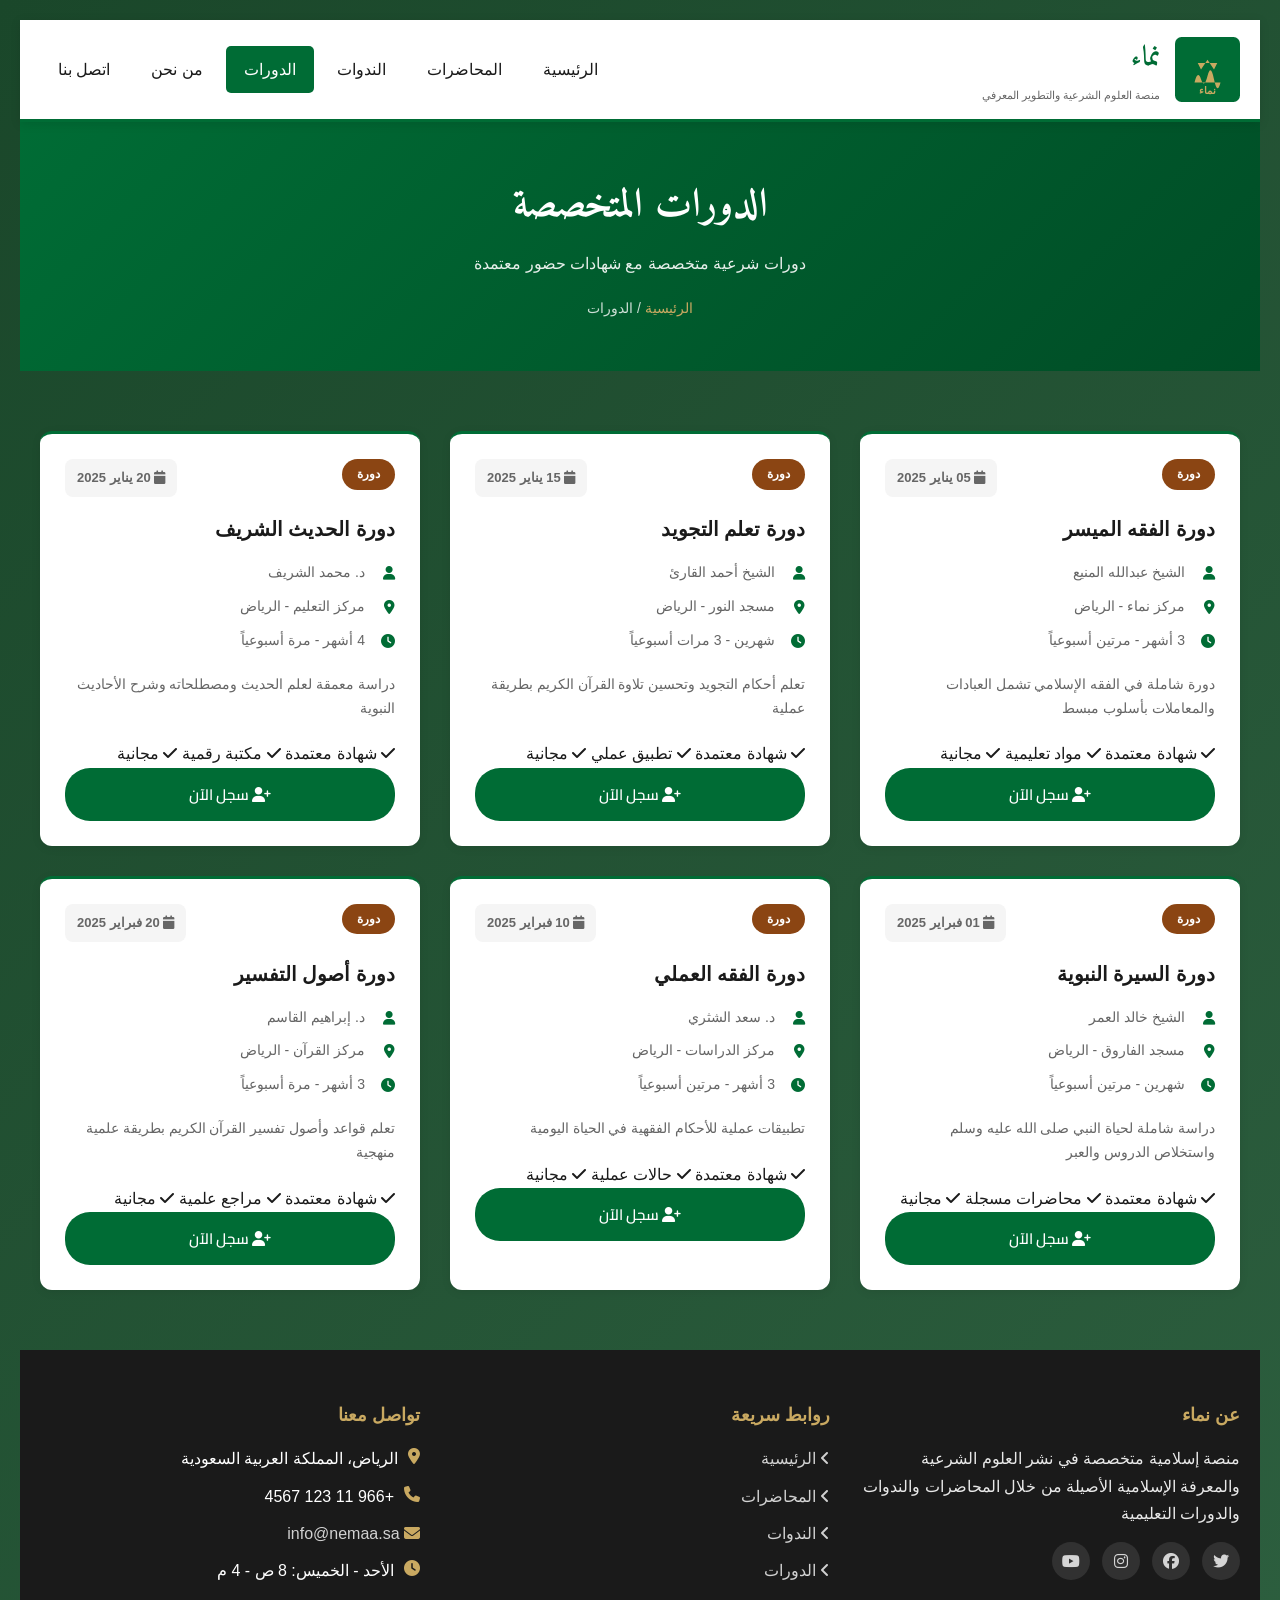
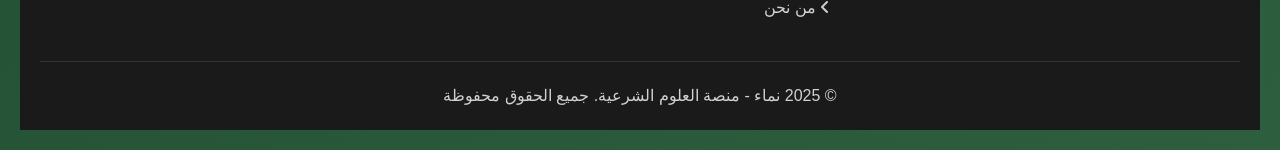
<file: courses.html>
<!DOCTYPE html>
<html lang="ar" dir="rtl">
<head>
    <meta charset="UTF-8">
    <meta name="viewport" content="width=device-width, initial-scale=1.0">
    <title>الدورات - نماء</title>
    <link href="https://fonts.googleapis.com/css2?family=Amiri:wght@400;700&family=Cairo:wght@300;400;600;700&display=swap" rel="stylesheet">
    <link rel="stylesheet" href="https://cdnjs.cloudflare.com/ajax/libs/font-awesome/6.4.0/css/all.min.css">
    <link rel="stylesheet" href="styles.css">
</head>
<body>
    
    <!-- HEADER -->
    <header>
        <div class="container">
            <div class="header-content">
                <div class="logo">
                    <img src="data:image/svg+xml,%3Csvg xmlns='http://www.w3.org/2000/svg' viewBox='0 0 100 100'%3E%3Crect fill='%23006C35' width='100' height='100' rx='10'/%3E%3Cpath fill='%23C9A961' d='M30 70 Q35 50, 40 65 T50 60 T60 65 T70 70 M35 40 L40 50 L50 35 L60 50 L65 40'/%3E%3Ctext x='50' y='88' text-anchor='middle' font-size='16' fill='%23C9A961' font-weight='bold'%3Eنماء%3C/text%3E%3C/svg%3E" alt="شعار نماء" class="logo-image">
                    <div class="logo-text">
                        <h1>نماء</h1>
                        <p>منصة العلوم الشرعية والتطوير المعرفي</p>
                    </div>
                </div>

                <button class="menu-toggle" onclick="toggleMenu()">
                    <i class="fas fa-bars"></i>
                </button>

                <nav id="nav-menu">
                    <ul>
                        <li><a href="index.html">الرئيسية</a></li>
                        <li><a href="lectures.html">المحاضرات</a></li>
                        <li><a href="seminars.html">الندوات</a></li>
                        <li><a href="courses.html" class="active">الدورات</a></li>
                        <li><a href="about.html">من نحن</a></li>
                        <li><a href="contact.html">اتصل بنا</a></li>
                    </ul>
                </nav>
            </div>
        </div>
    </header>

    <!-- PAGE HEADER -->
    <section class="page-header">
        <div class="container">
            <h1><i></i> الدورات المتخصصة</h1>
            <p>دورات شرعية متخصصة مع شهادات حضور معتمدة</p>
            <div class="breadcrumb">
                <a href="index.html">الرئيسية</a> / الدورات
            </div>
        </div>
    </section>

    <!-- COURSES GRID -->
    <section class="content-section">
        <div class="container">
            <div class="lectures-grid">
                
                <!-- دورة 1 -->
                <div class="lecture-card">
                    <div class="lecture-header">
                        <span class="lecture-badge" style="background: #8b4513;">دورة</span>
                        <span class="lecture-date"><i class="fas fa-calendar"></i> 05 يناير 2025</span>
                    </div>
                    <h3>دورة الفقه الميسر</h3>
                    <div class="lecture-info">
                        <div class="lecture-info-item">
                            <i class="fas fa-user"></i>
                            <span>الشيخ عبدالله المنيع</span>
                        </div>
                        <div class="lecture-info-item">
                            <i class="fas fa-map-marker-alt"></i>
                            <span>مركز نماء - الرياض</span>
                        </div>
                        <div class="lecture-info-item">
                            <i class="fas fa-clock"></i>
                            <span>3 أشهر - مرتين أسبوعياً</span>
                        </div>
                    </div>
                    <p class="lecture-description">دورة شاملة في الفقه الإسلامي تشمل العبادات والمعاملات بأسلوب مبسط</p>
                    <div class="course-features">
                        <span><i class="fas fa-check"></i> شهادة معتمدة</span>
                        <span><i class="fas fa-check"></i> مواد تعليمية</span>
                        <span><i class="fas fa-check"></i> مجانية</span>
                    </div>
                    <button class="btn-register" onclick="openModal('دورة الفقه الميسر', '05 يناير 2025')">
                        <i class="fas fa-user-plus"></i> سجل الآن
                    </button>
                </div>

                <!-- دورة 2 -->
                <div class="lecture-card">
                    <div class="lecture-header">
                        <span class="lecture-badge" style="background: #8b4513;">دورة</span>
                        <span class="lecture-date"><i class="fas fa-calendar"></i> 15 يناير 2025</span>
                    </div>
                    <h3>دورة تعلم التجويد</h3>
                    <div class="lecture-info">
                        <div class="lecture-info-item">
                            <i class="fas fa-user"></i>
                            <span>الشيخ أحمد القارئ</span>
                        </div>
                        <div class="lecture-info-item">
                            <i class="fas fa-map-marker-alt"></i>
                            <span>مسجد النور - الرياض</span>
                        </div>
                        <div class="lecture-info-item">
                            <i class="fas fa-clock"></i>
                            <span>شهرين - 3 مرات أسبوعياً</span>
                        </div>
                    </div>
                    <p class="lecture-description">تعلم أحكام التجويد وتحسين تلاوة القرآن الكريم بطريقة عملية</p>
                    <div class="course-features">
                        <span><i class="fas fa-check"></i> شهادة معتمدة</span>
                        <span><i class="fas fa-check"></i> تطبيق عملي</span>
                        <span><i class="fas fa-check"></i> مجانية</span>
                    </div>
                    <button class="btn-register" onclick="openModal('دورة تعلم التجويد', '15 يناير 2025')">
                        <i class="fas fa-user-plus"></i> سجل الآن
                    </button>
                </div>

                <!-- دورة 3 -->
                <div class="lecture-card">
                    <div class="lecture-header">
                        <span class="lecture-badge" style="background: #8b4513;">دورة</span>
                        <span class="lecture-date"><i class="fas fa-calendar"></i> 20 يناير 2025</span>
                    </div>
                    <h3>دورة الحديث الشريف</h3>
                    <div class="lecture-info">
                        <div class="lecture-info-item">
                            <i class="fas fa-user"></i>
                            <span>د. محمد الشريف</span>
                        </div>
                        <div class="lecture-info-item">
                            <i class="fas fa-map-marker-alt"></i>
                            <span>مركز التعليم - الرياض</span>
                        </div>
                        <div class="lecture-info-item">
                            <i class="fas fa-clock"></i>
                            <span>4 أشهر - مرة أسبوعياً</span>
                        </div>
                    </div>
                    <p class="lecture-description">دراسة معمقة لعلم الحديث ومصطلحاته وشرح الأحاديث النبوية</p>
                    <div class="course-features">
                        <span><i class="fas fa-check"></i> شهادة معتمدة</span>
                        <span><i class="fas fa-check"></i> مكتبة رقمية</span>
                        <span><i class="fas fa-check"></i> مجانية</span>
                    </div>
                    <button class="btn-register" onclick="openModal('دورة الحديث الشريف', '20 يناير 2025')">
                        <i class="fas fa-user-plus"></i> سجل الآن
                    </button>
                </div>

                <!-- دورة 4 -->
                <div class="lecture-card">
                    <div class="lecture-header">
                        <span class="lecture-badge" style="background: #8b4513;">دورة</span>
                        <span class="lecture-date"><i class="fas fa-calendar"></i> 01 فبراير 2025</span>
                    </div>
                    <h3>دورة السيرة النبوية</h3>
                    <div class="lecture-info">
                        <div class="lecture-info-item">
                            <i class="fas fa-user"></i>
                            <span>الشيخ خالد العمر</span>
                        </div>
                        <div class="lecture-info-item">
                            <i class="fas fa-map-marker-alt"></i>
                            <span>مسجد الفاروق - الرياض</span>
                        </div>
                        <div class="lecture-info-item">
                            <i class="fas fa-clock"></i>
                            <span>شهرين - مرتين أسبوعياً</span>
                        </div>
                    </div>
                    <p class="lecture-description">دراسة شاملة لحياة النبي صلى الله عليه وسلم واستخلاص الدروس والعبر</p>
                    <div class="course-features">
                        <span><i class="fas fa-check"></i> شهادة معتمدة</span>
                        <span><i class="fas fa-check"></i> محاضرات مسجلة</span>
                        <span><i class="fas fa-check"></i> مجانية</span>
                    </div>
                    <button class="btn-register" onclick="openModal('دورة السيرة النبوية', '01 فبراير 2025')">
                        <i class="fas fa-user-plus"></i> سجل الآن
                    </button>
                </div>

                <!-- دورة 5 -->
                <div class="lecture-card">
                    <div class="lecture-header">
                        <span class="lecture-badge" style="background: #8b4513;">دورة</span>
                        <span class="lecture-date"><i class="fas fa-calendar"></i> 10 فبراير 2025</span>
                    </div>
                    <h3>دورة الفقه العملي</h3>
                    <div class="lecture-info">
                        <div class="lecture-info-item">
                            <i class="fas fa-user"></i>
                            <span>د. سعد الشثري</span>
                        </div>
                        <div class="lecture-info-item">
                            <i class="fas fa-map-marker-alt"></i>
                            <span>مركز الدراسات - الرياض</span>
                        </div>
                        <div class="lecture-info-item">
                            <i class="fas fa-clock"></i>
                            <span>3 أشهر - مرتين أسبوعياً</span>
                        </div>
                    </div>
                    <p class="lecture-description">تطبيقات عملية للأحكام الفقهية في الحياة اليومية</p>
                    <div class="course-features">
                        <span><i class="fas fa-check"></i> شهادة معتمدة</span>
                        <span><i class="fas fa-check"></i> حالات عملية</span>
                        <span><i class="fas fa-check"></i> مجانية</span>
                    </div>
                    <button class="btn-register" onclick="openModal('دورة الفقه العملي', '10 فبراير 2025')">
                        <i class="fas fa-user-plus"></i> سجل الآن
                    </button>
                </div>

                <!-- دورة 6 -->
                <div class="lecture-card">
                    <div class="lecture-header">
                        <span class="lecture-badge" style="background: #8b4513;">دورة</span>
                        <span class="lecture-date"><i class="fas fa-calendar"></i> 20 فبراير 2025</span>
                    </div>
                    <h3>دورة أصول التفسير</h3>
                    <div class="lecture-info">
                        <div class="lecture-info-item">
                            <i class="fas fa-user"></i>
                            <span>د. إبراهيم القاسم</span>
                        </div>
                        <div class="lecture-info-item">
                            <i class="fas fa-map-marker-alt"></i>
                            <span>مركز القرآن - الرياض</span>
                        </div>
                        <div class="lecture-info-item">
                            <i class="fas fa-clock"></i>
                            <span>3 أشهر - مرة أسبوعياً</span>
                        </div>
                    </div>
                    <p class="lecture-description">تعلم قواعد وأصول تفسير القرآن الكريم بطريقة علمية منهجية</p>
                    <div class="course-features">
                        <span><i class="fas fa-check"></i> شهادة معتمدة</span>
                        <span><i class="fas fa-check"></i> مراجع علمية</span>
                        <span><i class="fas fa-check"></i> مجانية</span>
                    </div>
                    <button class="btn-register" onclick="openModal('دورة أصول التفسير', '20 فبراير 2025')">
                        <i class="fas fa-user-plus"></i> سجل الآن
                    </button>
                </div>

            </div>
        </div>
    </section>

    <!-- FOOTER -->
    <footer>
        <div class="container">
            <div class="footer-grid">
                <div class="footer-col">
                    <h3>عن نماء</h3>
                    <p>منصة إسلامية متخصصة في نشر العلوم الشرعية والمعرفة الإسلامية الأصيلة من خلال المحاضرات والندوات والدورات التعليمية</p>
                    <div class="social-links">
                        <a href="#"><i class="fab fa-twitter"></i></a>
                        <a href="#"><i class="fab fa-facebook"></i></a>
                        <a href="#"><i class="fab fa-instagram"></i></a>
                        <a href="#"><i class="fab fa-youtube"></i></a>
                    </div>
                </div>

                <div class="footer-col">
                    <h3>روابط سريعة</h3>
                    <ul>
                        <li><a href="index.html"><i class="fas fa-angle-left"></i> الرئيسية</a></li>
                        <li><a href="lectures.html"><i class="fas fa-angle-left"></i> المحاضرات</a></li>
                        <li><a href="seminars.html"><i class="fas fa-angle-left"></i> الندوات</a></li>
                        <li><a href="courses.html"><i class="fas fa-angle-left"></i> الدورات</a></li>
                        <li><a href="about.html"><i class="fas fa-angle-left"></i> من نحن</a></li>
                    </ul>
                </div>

                

                <div class="footer-col">
                    <h3>تواصل معنا</h3>
                    <ul class="contact-info">
                        <li><i class="fas fa-map-marker-alt"></i> الرياض، المملكة العربية السعودية</li>
                        <li><i class="fas fa-phone"></i> +966 11 123 4567</li>
                        <li><a href="mailto:info@nemaa.sa"><i class="fas fa-envelope"></i> info@nemaa.sa</a></li>
                        <li><i class="fas fa-clock"></i> الأحد - الخميس: 8 ص - 4 م</li>
                    </ul>
                </div>
            </div>

            <div class="footer-bottom">
                <p>&copy; 2025 نماء - منصة العلوم الشرعية. جميع الحقوق محفوظة</p>
            </div>
        </div>
    </footer>

    <!-- نافذة التسجيل المنبثقة -->
    <div id="registration-modal" class="modal">
        <div class="modal-content">
            <span class="close-modal" onclick="closeModal()">&times;</span>
            <h2><i class="fas fa-clipboard-check"></i> التسجيل في الدورة</h2>
            <p id="event-name-display" class="event-name"></p>
            <form id="registration-form" onsubmit="return submitRegistration(event)">
                <div class="form-group">
                    <label><i class="fas fa-user"></i> الاسم الكامل *</label>
                    <input type="text" id="reg-name" required placeholder="أدخل اسمك الكامل">
                </div>
                <div class="form-group">
                    <label><i class="fas fa-envelope"></i> البريد الإلكتروني *</label>
                    <input type="email" id="reg-email" required placeholder="example@email.com">
                </div>
                <div class="form-group">
                    <label><i class="fas fa-phone"></i> رقم الجوال *</label>
                    <input type="tel" id="reg-phone" required placeholder="05xxxxxxxx">
                </div>
                <input type="hidden" id="event-title" value="">
                <input type="hidden" id="event-date" value="">
                <div class="form-buttons">
                    <button type="submit" class="btn btn-primary">
                        <i class="fas fa-check"></i> تأكيد التسجيل
                    </button>
                    <button type="button" class="btn btn-secondary" onclick="closeModal()">
                        <i class="fas fa-times"></i> إلغاء
                    </button>
                </div>
            </form>
        </div>
    </div>

    <!-- Scroll to Top -->
    <button class="scroll-top" id="scrollTop" onclick="scrollToTop()">
        <i class="fas fa-arrow-up"></i>
    </button>

    <!-- JavaScript -->
    <script src="script.js"></script>
</body>
</html>
</file>
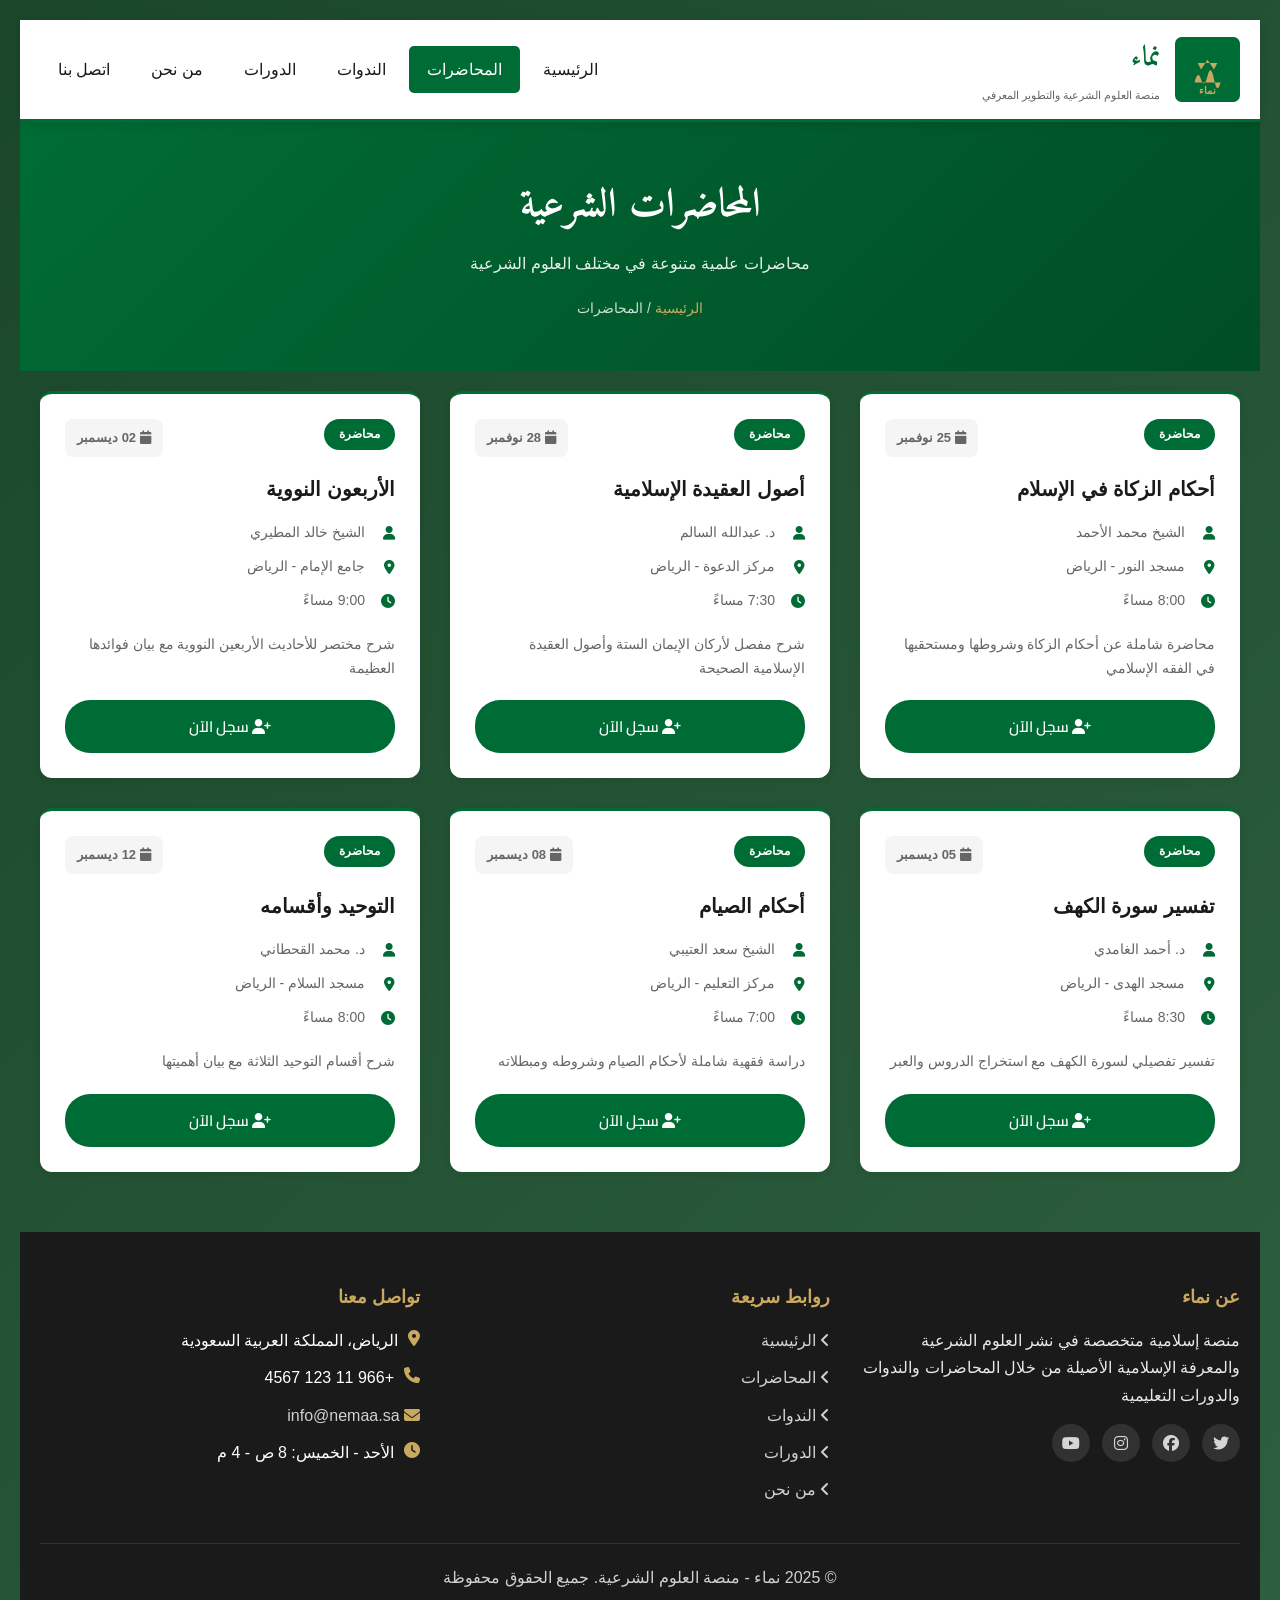
<file: lectures.html>
<!DOCTYPE html>
<html lang="ar" dir="rtl">
<head>
    <meta charset="UTF-8">
    <meta name="viewport" content="width=device-width, initial-scale=1.0">
    <title>المحاضرات - نماء</title>
    <link href="https://fonts.googleapis.com/css2?family=Amiri:wght@400;700&family=Cairo:wght@300;400;600;700&display=swap" rel="stylesheet">
    <link rel="stylesheet" href="https://cdnjs.cloudflare.com/ajax/libs/font-awesome/6.4.0/css/all.min.css">
    <link rel="stylesheet" href="styles.css">
</head>
<body>
    
    <!-- HEADER -->
    <header>
        <div class="container">
            <div class="header-content">
                <div class="logo">
                    <img src="data:image/svg+xml,%3Csvg xmlns='http://www.w3.org/2000/svg' viewBox='0 0 100 100'%3E%3Crect fill='%23006C35' width='100' height='100' rx='10'/%3E%3Cpath fill='%23C9A961' d='M30 70 Q35 50, 40 65 T50 60 T60 65 T70 70 M35 40 L40 50 L50 35 L60 50 L65 40'/%3E%3Ctext x='50' y='88' text-anchor='middle' font-size='16' fill='%23C9A961' font-weight='bold'%3Eنماء%3C/text%3E%3C/svg%3E" alt="شعار نماء" class="logo-image">
                    <div class="logo-text">
                        <h1>نماء</h1>
                        <p>منصة العلوم الشرعية والتطوير المعرفي</p>
                    </div>
                </div>

                <button class="menu-toggle" onclick="toggleMenu()">
                    <i class="fas fa-bars"></i>
                </button>

                <nav id="nav-menu">
                    <ul>
                        <li><a href="index.html">الرئيسية</a></li>
                        <li><a href="lectures.html" class="active">المحاضرات</a></li>
                        <li><a href="seminars.html">الندوات</a></li>
                        <li><a href="courses.html">الدورات</a></li>
                        <li><a href="about.html">من نحن</a></li>
                        <li><a href="contact.html">اتصل بنا</a></li>
                    </ul>
                </nav>
            </div>
        </div>
    </header>

    <!-- PAGE HEADER -->
    <section class="page-header">
        <div class="container">
            <h1><i></i> المحاضرات الشرعية</h1>
            <p>محاضرات علمية متنوعة في مختلف العلوم الشرعية</p>
            <div class="breadcrumb">
                <a href="index.html">الرئيسية</a> / المحاضرات
            </div>
        </div>
    </section>

   
    <!-- LECTURES GRID -->
    <section class="content-section" style="padding-top: 20px;">
        <div class="container">
            <div class="lectures-grid">
                
                <!-- محاضرة 1 -->
                <div class="lecture-card" data-category="fiqh">
                    <div class="lecture-header">
                        <span class="lecture-badge">محاضرة</span>
                        <span class="lecture-date"><i class="fas fa-calendar"></i> 25 نوفمبر</span>
                    </div>
                    <h3>أحكام الزكاة في الإسلام</h3>
                    <div class="lecture-info">
                        <div class="lecture-info-item">
                            <i class="fas fa-user"></i>
                            <span>الشيخ محمد الأحمد</span>
                        </div>
                        <div class="lecture-info-item">
                            <i class="fas fa-map-marker-alt"></i>
                            <span>مسجد النور - الرياض</span>
                        </div>
                        <div class="lecture-info-item">
                            <i class="fas fa-clock"></i>
                            <span>8:00 مساءً</span>
                        </div>
                    </div>
                    <p class="lecture-description">محاضرة شاملة عن أحكام الزكاة وشروطها ومستحقيها في الفقه الإسلامي</p>
                    <button class="btn-register" onclick="openModal('أحكام الزكاة في الإسلام', '25 نوفمبر 2024')">
                        <i class="fas fa-user-plus"></i> سجل الآن
                    </button>
                </div>

                <!-- محاضرة 2 -->
                <div class="lecture-card" data-category="aqeedah">
                    <div class="lecture-header">
                        <span class="lecture-badge">محاضرة</span>
                        <span class="lecture-date"><i class="fas fa-calendar"></i> 28 نوفمبر</span>
                    </div>
                    <h3>أصول العقيدة الإسلامية</h3>
                    <div class="lecture-info">
                        <div class="lecture-info-item">
                            <i class="fas fa-user"></i>
                            <span>د. عبدالله السالم</span>
                        </div>
                        <div class="lecture-info-item">
                            <i class="fas fa-map-marker-alt"></i>
                            <span>مركز الدعوة - الرياض</span>
                        </div>
                        <div class="lecture-info-item">
                            <i class="fas fa-clock"></i>
                            <span>7:30 مساءً</span>
                        </div>
                    </div>
                    <p class="lecture-description">شرح مفصل لأركان الإيمان الستة وأصول العقيدة الإسلامية الصحيحة</p>
                    <button class="btn-register" onclick="openModal('أصول العقيدة الإسلامية', '28 نوفمبر 2024')">
                        <i class="fas fa-user-plus"></i> سجل الآن
                    </button>
                </div>

                <!-- محاضرة 3 -->
                <div class="lecture-card" data-category="hadith">
                    <div class="lecture-header">
                        <span class="lecture-badge">محاضرة</span>
                        <span class="lecture-date"><i class="fas fa-calendar"></i> 02 ديسمبر</span>
                    </div>
                    <h3>الأربعون النووية</h3>
                    <div class="lecture-info">
                        <div class="lecture-info-item">
                            <i class="fas fa-user"></i>
                            <span>الشيخ خالد المطيري</span>
                        </div>
                        <div class="lecture-info-item">
                            <i class="fas fa-map-marker-alt"></i>
                            <span>جامع الإمام - الرياض</span>
                        </div>
                        <div class="lecture-info-item">
                            <i class="fas fa-clock"></i>
                            <span>9:00 مساءً</span>
                        </div>
                    </div>
                    <p class="lecture-description">شرح مختصر للأحاديث الأربعين النووية مع بيان فوائدها العظيمة</p>
                    <button class="btn-register" onclick="openModal('الأربعون النووية', '02 ديسمبر 2024')">
                        <i class="fas fa-user-plus"></i> سجل الآن
                    </button>
                </div>

                <!-- محاضرة 4 -->
                <div class="lecture-card" data-category="tafsir">
                    <div class="lecture-header">
                        <span class="lecture-badge">محاضرة</span>
                        <span class="lecture-date"><i class="fas fa-calendar"></i> 05 ديسمبر</span>
                    </div>
                    <h3>تفسير سورة الكهف</h3>
                    <div class="lecture-info">
                        <div class="lecture-info-item">
                            <i class="fas fa-user"></i>
                            <span>د. أحمد الغامدي</span>
                        </div>
                        <div class="lecture-info-item">
                            <i class="fas fa-map-marker-alt"></i>
                            <span>مسجد الهدى - الرياض</span>
                        </div>
                        <div class="lecture-info-item">
                            <i class="fas fa-clock"></i>
                            <span>8:30 مساءً</span>
                        </div>
                    </div>
                    <p class="lecture-description">تفسير تفصيلي لسورة الكهف مع استخراج الدروس والعبر</p>
                    <button class="btn-register" onclick="openModal('تفسير سورة الكهف', '05 ديسمبر 2024')">
                        <i class="fas fa-user-plus"></i> سجل الآن
                    </button>
                </div>

                <!-- محاضرة 5 -->
                <div class="lecture-card" data-category="fiqh">
                    <div class="lecture-header">
                        <span class="lecture-badge">محاضرة</span>
                        <span class="lecture-date"><i class="fas fa-calendar"></i> 08 ديسمبر</span>
                    </div>
                    <h3>أحكام الصيام</h3>
                    <div class="lecture-info">
                        <div class="lecture-info-item">
                            <i class="fas fa-user"></i>
                            <span>الشيخ سعد العتيبي</span>
                        </div>
                        <div class="lecture-info-item">
                            <i class="fas fa-map-marker-alt"></i>
                            <span>مركز التعليم - الرياض</span>
                        </div>
                        <div class="lecture-info-item">
                            <i class="fas fa-clock"></i>
                            <span>7:00 مساءً</span>
                        </div>
                    </div>
                    <p class="lecture-description">دراسة فقهية شاملة لأحكام الصيام وشروطه ومبطلاته</p>
                    <button class="btn-register" onclick="openModal('أحكام الصيام', '08 ديسمبر 2024')">
                        <i class="fas fa-user-plus"></i> سجل الآن
                    </button>
                </div>

                <!-- محاضرة 6 -->
                <div class="lecture-card" data-category="aqeedah">
                    <div class="lecture-header">
                        <span class="lecture-badge">محاضرة</span>
                        <span class="lecture-date"><i class="fas fa-calendar"></i> 12 ديسمبر</span>
                    </div>
                    <h3>التوحيد وأقسامه</h3>
                    <div class="lecture-info">
                        <div class="lecture-info-item">
                            <i class="fas fa-user"></i>
                            <span>د. محمد القحطاني</span>
                        </div>
                        <div class="lecture-info-item">
                            <i class="fas fa-map-marker-alt"></i>
                            <span>مسجد السلام - الرياض</span>
                        </div>
                        <div class="lecture-info-item">
                            <i class="fas fa-clock"></i>
                            <span>8:00 مساءً</span>
                        </div>
                    </div>
                    <p class="lecture-description">شرح أقسام التوحيد الثلاثة مع بيان أهميتها</p>
                    <button class="btn-register" onclick="openModal('التوحيد وأقسامه', '12 ديسمبر 2024')">
                        <i class="fas fa-user-plus"></i> سجل الآن
                    </button>
                </div>

            </div>
        </div>
    </section>

    <!-- FOOTER -->
    <footer>
        <div class="container">
            <div class="footer-grid">
                <div class="footer-col">
                    <h3>عن نماء</h3>
                    <p>منصة إسلامية متخصصة في نشر العلوم الشرعية والمعرفة الإسلامية الأصيلة من خلال المحاضرات والندوات والدورات التعليمية</p>
                    <div class="social-links">
                        <a href="#"><i class="fab fa-twitter"></i></a>
                        <a href="#"><i class="fab fa-facebook"></i></a>
                        <a href="#"><i class="fab fa-instagram"></i></a>
                        <a href="#"><i class="fab fa-youtube"></i></a>
                    </div>
                </div>

                <div class="footer-col">
                    <h3>روابط سريعة</h3>
                    <ul>
                        <li><a href="index.html"><i class="fas fa-angle-left"></i> الرئيسية</a></li>
                        <li><a href="lectures.html"><i class="fas fa-angle-left"></i> المحاضرات</a></li>
                        <li><a href="seminars.html"><i class="fas fa-angle-left"></i> الندوات</a></li>
                        <li><a href="courses.html"><i class="fas fa-angle-left"></i> الدورات</a></li>
                        <li><a href="about.html"><i class="fas fa-angle-left"></i> من نحن</a></li>
                    </ul>
                </div>

                

                <div class="footer-col">
                    <h3>تواصل معنا</h3>
                    <ul class="contact-info">
                        <li><i class="fas fa-map-marker-alt"></i> الرياض، المملكة العربية السعودية</li>
                        <li><i class="fas fa-phone"></i> +966 11 123 4567</li>
                        <li><a href="mailto:info@nemaa.sa"><i class="fas fa-envelope"></i> info@nemaa.sa</a></li>
                        <li><i class="fas fa-clock"></i> الأحد - الخميس: 8 ص - 4 م</li>
                    </ul>
                </div>
            </div>

            <div class="footer-bottom">
                <p>&copy; 2025 نماء - منصة العلوم الشرعية. جميع الحقوق محفوظة</p>
            </div>
        </div>
    </footer>

    <!-- نافذة التسجيل المنبثقة -->
    <div id="registration-modal" class="modal">
        <div class="modal-content">
            <span class="close-modal" onclick="closeModal()">&times;</span>
            <h2><i class="fas fa-clipboard-check"></i> التسجيل في المحاضرة</h2>
            <p id="event-name-display" class="event-name"></p>
            <form id="registration-form" onsubmit="return submitRegistration(event)">
                <div class="form-group">
                    <label><i class="fas fa-user"></i> الاسم الكامل *</label>
                    <input type="text" id="reg-name" required placeholder="أدخل اسمك الكامل">
                </div>
                <div class="form-group">
                    <label><i class="fas fa-envelope"></i> البريد الإلكتروني *</label>
                    <input type="email" id="reg-email" required placeholder="example@email.com">
                </div>
                <div class="form-group">
                    <label><i class="fas fa-phone"></i> رقم الجوال *</label>
                    <input type="tel" id="reg-phone" required placeholder="05xxxxxxxx">
                </div>
                <input type="hidden" id="event-title" value="">
                <input type="hidden" id="event-date" value="">
                <div class="form-buttons">
                    <button type="submit" class="btn btn-primary">
                        <i class="fas fa-check"></i> تأكيد التسجيل
                    </button>
                    <button type="button" class="btn btn-secondary" onclick="closeModal()">
                        <i class="fas fa-times"></i> إلغاء
                    </button>
                </div>
            </form>
        </div>
    </div>

    <!-- Scroll to Top -->
    <button class="scroll-top" id="scrollTop" onclick="scrollToTop()">
        <i class="fas fa-arrow-up"></i>
    </button>

    <!-- JavaScript -->
    <script src="script.js"></script>
</body>
</html>
</file>
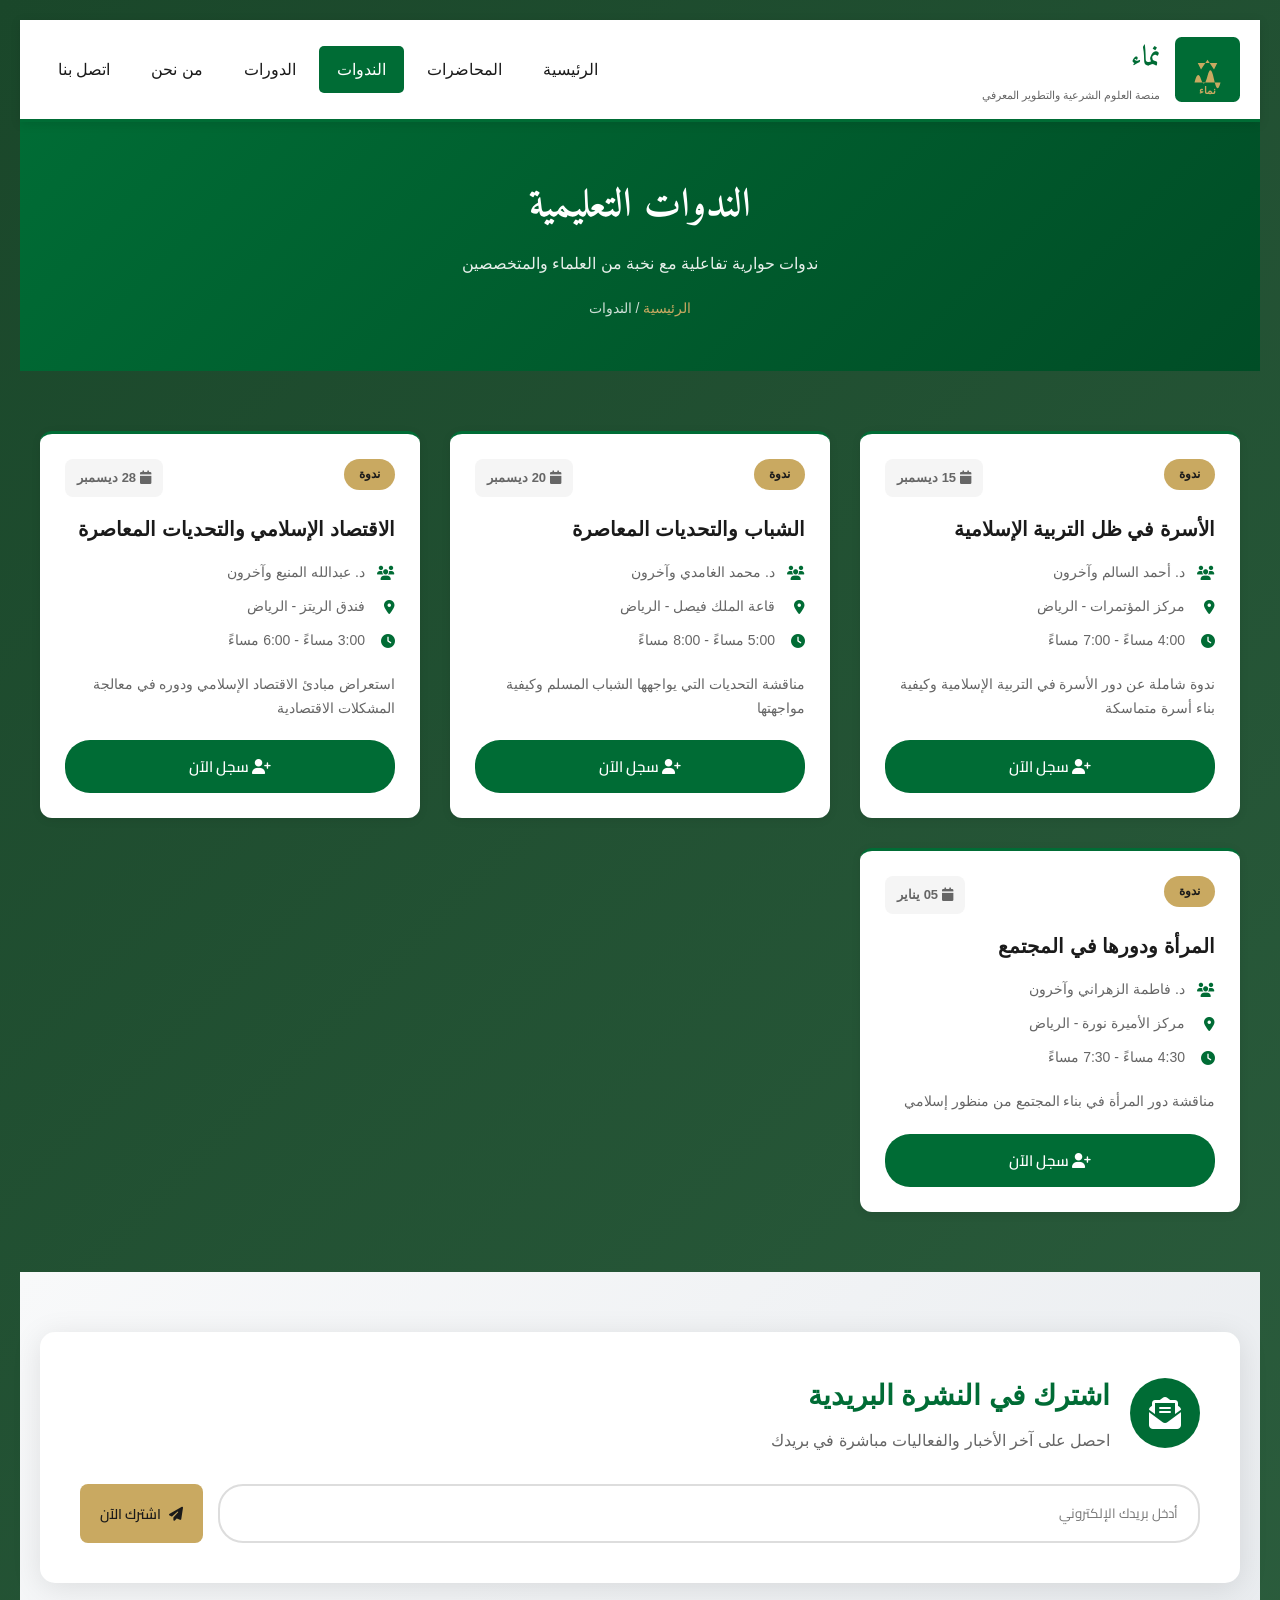
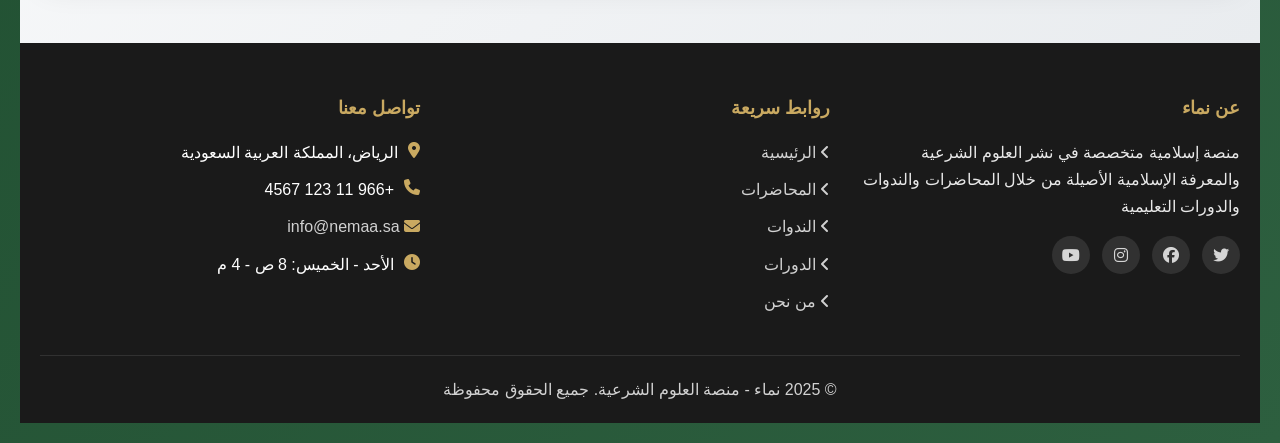
<file: seminars.html>
<!DOCTYPE html>
<html lang="ar" dir="rtl">
<head>
    <meta charset="UTF-8">
    <meta name="viewport" content="width=device-width, initial-scale=1.0">
    <title>الندوات - نماء</title>
    <link href="https://fonts.googleapis.com/css2?family=Amiri:wght@400;700&family=Cairo:wght@300;400;600;700&display=swap" rel="stylesheet">
    <link rel="stylesheet" href="https://cdnjs.cloudflare.com/ajax/libs/font-awesome/6.4.0/css/all.min.css">
    <link rel="stylesheet" href="styles.css">
</head>
<body>
    
    <!-- HEADER -->
    <header>
        <div class="container">
            <div class="header-content">
                <div class="logo">
                    <img src="data:image/svg+xml,%3Csvg xmlns='http://www.w3.org/2000/svg' viewBox='0 0 100 100'%3E%3Crect fill='%23006C35' width='100' height='100' rx='10'/%3E%3Cpath fill='%23C9A961' d='M30 70 Q35 50, 40 65 T50 60 T60 65 T70 70 M35 40 L40 50 L50 35 L60 50 L65 40'/%3E%3Ctext x='50' y='88' text-anchor='middle' font-size='16' fill='%23C9A961' font-weight='bold'%3Eنماء%3C/text%3E%3C/svg%3E" alt="شعار نماء" class="logo-image">
                    <div class="logo-text">
                        <h1>نماء</h1>
                        <p>منصة العلوم الشرعية والتطوير المعرفي</p>
                    </div>
                </div>

                <button class="menu-toggle" onclick="toggleMenu()">
                    <i class="fas fa-bars"></i>
                </button>

                <nav id="nav-menu">
                    <ul>
                        <li><a href="index.html">الرئيسية</a></li>
                        <li><a href="lectures.html">المحاضرات</a></li>
                        <li><a href="seminars.html" class="active">الندوات</a></li>
                        <li><a href="courses.html">الدورات</a></li>
                        <li><a href="about.html">من نحن</a></li>
                        <li><a href="contact.html">اتصل بنا</a></li>
                    </ul>
                </nav>
            </div>
        </div>
    </header>

    <!-- PAGE HEADER -->
    <section class="page-header">
        <div class="container">
            <h1><i ></i> الندوات التعليمية</h1>
            <p>ندوات حوارية تفاعلية مع نخبة من العلماء والمتخصصين</p>
            <div class="breadcrumb">
                <a href="index.html">الرئيسية</a> / الندوات
            </div>
        </div>
    </section>

    <!-- SEMINARS GRID -->
    <section class="content-section">
        <div class="container">
            <div class="lectures-grid">
                
                <!-- ندوة 1 -->
                <div class="lecture-card">
                    <div class="lecture-header">
                        <span class="lecture-badge seminar">ندوة</span>
                        <span class="lecture-date"><i class="fas fa-calendar"></i> 15 ديسمبر</span>
                    </div>
                    <h3>الأسرة في ظل التربية الإسلامية</h3>
                    <div class="lecture-info">
                        <div class="lecture-info-item">
                            <i class="fas fa-users"></i>
                            <span>د. أحمد السالم وآخرون</span>
                        </div>
                        <div class="lecture-info-item">
                            <i class="fas fa-map-marker-alt"></i>
                            <span>مركز المؤتمرات - الرياض</span>
                        </div>
                        <div class="lecture-info-item">
                            <i class="fas fa-clock"></i>
                            <span>4:00 مساءً - 7:00 مساءً</span>
                        </div>
                    </div>
                    <p class="lecture-description">ندوة شاملة عن دور الأسرة في التربية الإسلامية وكيفية بناء أسرة متماسكة</p>
                    <button class="btn-register" onclick="openModal('ندوة الأسرة في ظل التربية الإسلامية', '15 ديسمبر 2024')">
                        <i class="fas fa-user-plus"></i> سجل الآن
                    </button>
                </div>

                <!-- ندوة 2 -->
                <div class="lecture-card">
                    <div class="lecture-header">
                        <span class="lecture-badge seminar">ندوة</span>
                        <span class="lecture-date"><i class="fas fa-calendar"></i> 20 ديسمبر</span>
                    </div>
                    <h3>الشباب والتحديات المعاصرة</h3>
                    <div class="lecture-info">
                        <div class="lecture-info-item">
                            <i class="fas fa-users"></i>
                            <span>د. محمد الغامدي وآخرون</span>
                        </div>
                        <div class="lecture-info-item">
                            <i class="fas fa-map-marker-alt"></i>
                            <span>قاعة الملك فيصل - الرياض</span>
                        </div>
                        <div class="lecture-info-item">
                            <i class="fas fa-clock"></i>
                            <span>5:00 مساءً - 8:00 مساءً</span>
                        </div>
                    </div>
                    <p class="lecture-description">مناقشة التحديات التي يواجهها الشباب المسلم وكيفية مواجهتها</p>
                    <button class="btn-register" onclick="openModal('ندوة الشباب والتحديات المعاصرة', '20 ديسمبر 2024')">
                        <i class="fas fa-user-plus"></i> سجل الآن
                    </button>
                </div>

                <!-- ندوة 3 -->
                <div class="lecture-card">
                    <div class="lecture-header">
                        <span class="lecture-badge seminar">ندوة</span>
                        <span class="lecture-date"><i class="fas fa-calendar"></i> 28 ديسمبر</span>
                    </div>
                    <h3>الاقتصاد الإسلامي والتحديات المعاصرة</h3>
                    <div class="lecture-info">
                        <div class="lecture-info-item">
                            <i class="fas fa-users"></i>
                            <span>د. عبدالله المنيع وآخرون</span>
                        </div>
                        <div class="lecture-info-item">
                            <i class="fas fa-map-marker-alt"></i>
                            <span>فندق الريتز - الرياض</span>
                        </div>
                        <div class="lecture-info-item">
                            <i class="fas fa-clock"></i>
                            <span>3:00 مساءً - 6:00 مساءً</span>
                        </div>
                    </div>
                    <p class="lecture-description">استعراض مبادئ الاقتصاد الإسلامي ودوره في معالجة المشكلات الاقتصادية</p>
                    <button class="btn-register" onclick="openModal('ندوة الاقتصاد الإسلامي والتحديات المعاصرة', '28 ديسمبر 2024')">
                        <i class="fas fa-user-plus"></i> سجل الآن
                    </button>
                </div>

                <!-- ندوة 4 -->
                <div class="lecture-card">
                    <div class="lecture-header">
                        <span class="lecture-badge seminar">ندوة</span>
                        <span class="lecture-date"><i class="fas fa-calendar"></i> 05 يناير</span>
                    </div>
                    <h3>المرأة ودورها في المجتمع</h3>
                    <div class="lecture-info">
                        <div class="lecture-info-item">
                            <i class="fas fa-users"></i>
                            <span>د. فاطمة الزهراني وآخرون</span>
                        </div>
                        <div class="lecture-info-item">
                            <i class="fas fa-map-marker-alt"></i>
                            <span>مركز الأميرة نورة - الرياض</span>
                        </div>
                        <div class="lecture-info-item">
                            <i class="fas fa-clock"></i>
                            <span>4:30 مساءً - 7:30 مساءً</span>
                        </div>
                    </div>
                    <p class="lecture-description">مناقشة دور المرأة في بناء المجتمع من منظور إسلامي</p>
                    <button class="btn-register" onclick="openModal('ندوة المرأة ودورها في المجتمع', '05 يناير 2025')">
                        <i class="fas fa-user-plus"></i> سجل الآن
                    </button>
                </div>

            </div>
        </div>
    </section>

    <!-- NEWSLETTER -->
    <section class="newsletter">
        <div class="container">
            <div class="newsletter-wrapper">
                <div class="newsletter-content">
                    <div class="newsletter-icon">
                        <i class="fas fa-envelope-open-text"></i>
                    </div>
                    <div class="newsletter-text">
                        <h2>اشترك في النشرة البريدية</h2>
                        <p>احصل على آخر الأخبار والفعاليات مباشرة في بريدك</p>
                    </div>
                </div>
                <form class="newsletter-form" onsubmit="return subscribeNewsletter(event)">
                    <input type="email" placeholder="أدخل بريدك الإلكتروني" required>
                    <button type="submit" class="btn btn-primary">
                        <i class="fas fa-paper-plane"></i> اشترك الآن
                    </button>
                </form>
            </div>
        </div>
    </section>

    <!-- FOOTER -->
    <footer>
        <div class="container">
            <div class="footer-grid">
                <div class="footer-col">
                    <h3>عن نماء</h3>
                    <p>منصة إسلامية متخصصة في نشر العلوم الشرعية والمعرفة الإسلامية الأصيلة من خلال المحاضرات والندوات والدورات التعليمية</p>
                    <div class="social-links">
                        <a href="#"><i class="fab fa-twitter"></i></a>
                        <a href="#"><i class="fab fa-facebook"></i></a>
                        <a href="#"><i class="fab fa-instagram"></i></a>
                        <a href="#"><i class="fab fa-youtube"></i></a>
                    </div>
                </div>

                <div class="footer-col">
                    <h3>روابط سريعة</h3>
                    <ul>
                        <li><a href="index.html"><i class="fas fa-angle-left"></i> الرئيسية</a></li>
                        <li><a href="lectures.html"><i class="fas fa-angle-left"></i> المحاضرات</a></li>
                        <li><a href="seminars.html"><i class="fas fa-angle-left"></i> الندوات</a></li>
                        <li><a href="courses.html"><i class="fas fa-angle-left"></i> الدورات</a></li>
                        <li><a href="about.html"><i class="fas fa-angle-left"></i> من نحن</a></li>
                    </ul>
                </div>

                
                <div class="footer-col">
                    <h3>تواصل معنا</h3>
                    <ul class="contact-info">
                        <li><i class="fas fa-map-marker-alt"></i> الرياض، المملكة العربية السعودية</li>
                        <li><i class="fas fa-phone"></i> +966 11 123 4567</li>
                        <li><a href="mailto:info@nemaa.sa"><i class="fas fa-envelope"></i> info@nemaa.sa</a></li>
                        <li><i class="fas fa-clock"></i> الأحد - الخميس: 8 ص - 4 م</li>
                    </ul>
                </div>
            </div>

            <div class="footer-bottom">
                <p>&copy; 2025 نماء - منصة العلوم الشرعية. جميع الحقوق محفوظة</p>
            </div>
        </div>
    </footer>

    <!-- نافذة التسجيل المنبثقة -->
    <div id="registration-modal" class="modal">
        <div class="modal-content">
            <span class="close-modal" onclick="closeModal()">&times;</span>
            <h2><i class="fas fa-clipboard-check"></i> التسجيل في الندوة</h2>
            <p id="event-name-display" class="event-name"></p>
            <form id="registration-form" onsubmit="return submitRegistration(event)">
                <div class="form-group">
                    <label><i class="fas fa-user"></i> الاسم الكامل *</label>
                    <input type="text" id="reg-name" required placeholder="أدخل اسمك الكامل">
                </div>
                <div class="form-group">
                    <label><i class="fas fa-envelope"></i> البريد الإلكتروني *</label>
                    <input type="email" id="reg-email" required placeholder="example@email.com">
                </div>
                <div class="form-group">
                    <label><i class="fas fa-phone"></i> رقم الجوال *</label>
                    <input type="tel" id="reg-phone" required placeholder="05xxxxxxxx">
                </div>
                <input type="hidden" id="event-title" value="">
                <input type="hidden" id="event-date" value="">
                <div class="form-buttons">
                    <button type="submit" class="btn btn-primary">
                        <i class="fas fa-check"></i> تأكيد التسجيل
                    </button>
                    <button type="button" class="btn btn-secondary" onclick="closeModal()">
                        <i class="fas fa-times"></i> إلغاء
                    </button>
                </div>
            </form>
        </div>
    </div>

    <!-- Scroll to Top -->
    <button class="scroll-top" id="scrollTop" onclick="scrollToTop()">
        <i class="fas fa-arrow-up"></i>
    </button>

    <!-- JavaScript -->
    <script src="script.js"></script>
</body>
</html>
</file>
<file: styles.css>
/* نماء - منصة العلوم الشرعية */

:root {
    --moia-green: #006C35;
    --moia-gold: #C9A961;
    --dark: #1a1a1a;
    --gray: #666;
    --light: #f5f5f5;
    --white: #fff;
}

* {
    margin: 0;
    padding: 0;
    box-sizing: border-box;
}

body {
    font-family: 'Cairo', sans-serif;
    line-height: 1.7;
    color: var(--dark);
    background: var(--white);
}

.container {
    max-width: 1200px;
    margin: 0 auto;
    padding: 0 20px;
}

/* HEADER */
header {
    background: var(--white);
    padding: 15px 0;
    position: sticky;
    top: 0;
    z-index: 1000;
    box-shadow: 0 2px 10px rgba(0,0,0,0.1);
    border-bottom: 3px solid var(--moia-green);
}

.header-content {
    display: flex;
    justify-content: space-between;
    align-items: center;
    gap: 20px;
}

.logo {
    display: flex;
    align-items: center;
    gap: 15px;
}

.logo a {
    text-decoration: none;
    color: inherit;
}

.logo-image {
    height: 65px;
    width: auto;
}

.logo-text h1 {
    font-family: 'Amiri', serif;
    font-size: 28px;
    color: var(--moia-green);
    margin-bottom: 3px;
}

.logo-text p {
    font-size: 11px;
    color: var(--gray);
}

nav ul {
    display: flex;
    gap: 5px;
    list-style: none;
}

nav a {
    color: var(--dark);
    font-weight: 500;
    padding: 10px 18px;
    border-radius: 5px;
    transition: 0.3s;
    text-decoration: none;
    display: flex;
    align-items: center;
    gap: 5px;
}

nav a:hover, nav a.active {
    background: var(--moia-green);
    color: var(--white);
}

.menu-toggle {
    display: none;
    background: var(--moia-green);
    border: none;
    color: var(--white);
    padding: 8px 16px;
    border-radius: 20px;
    font-size: 20px;
    cursor: pointer;
}

/* HERO */
.hero {
    background: linear-gradient(135deg, #f8f9fa 0%, #e9ecef 100%);
    padding: 80px 0;
    text-align: center;
}

.hero-title {
    font-family: 'Amiri', serif;
    font-size: 48px;
    margin-bottom: 20px;
    color: var(--moia-green);
}

.hero-subtitle {
    font-size: 18px;
    max-width: 800px;
    margin: 0 auto 30px;
    line-height: 1.8;
    color: var(--gray);
}

.hero-quote {
    background: var(--white);
    padding: 25px;
    border-radius: 10px;
    border-right: 4px solid var(--moia-gold);
    max-width: 700px;
    margin: 0 auto 30px;
    box-shadow: 0 3px 15px rgba(0,0,0,0.08);
}

.hero-quote i {
    font-size: 30px;
    color: var(--moia-gold);
    display: block;
    margin-bottom: 10px;
}

.hero-quote p {
    font-family: 'Amiri', serif;
    font-size: 22px;
    margin-bottom: 8px;
    color: var(--moia-green);
}

.hero-quote span {
    font-size: 14px;
    color: var(--gray);
}

.cta-buttons {
    display: flex;
    gap: 15px;
    justify-content: center;
    flex-wrap: wrap;
}

/* BUTTONS */
.btn {
    padding: 12px 30px;
    border: none;
    border-radius: 25px;
    font-weight: 600;
    cursor: pointer;
    transition: 0.3s;
    display: inline-flex;
    align-items: center;
    gap: 8px;
    text-decoration: none;
    font-family: 'Cairo', sans-serif;
}

.btn-primary {
    background: var(--moia-gold);
    color: var(--dark);
}

.btn-primary:hover {
    background: #b8972d;
    transform: translateY(-3px);
}

.btn-secondary {
    background: var(--white);
    color: var(--moia-green);
    border: 2px solid var(--moia-green);
}

.btn-secondary:hover {
    background: var(--moia-green);
    color: var(--white);
}

/* STATS */
.stats {
    background: var(--white);
    padding: 50px 0;
    border-top: 1px solid #e0e0e0;
    border-bottom: 1px solid #e0e0e0;
}

.stats-grid {
    display: grid;
    grid-template-columns: repeat(auto-fit, minmax(200px, 1fr));
    gap: 30px;
    text-align: center;
}

.stat-card i {
    font-size: 40px;
    color: var(--moia-green);
    margin-bottom: 10px;
}

.stat-number {
    font-size: 42px;
    font-weight: 700;
    color: var(--moia-green);
    margin-bottom: 5px;
}

.stat-card p {
    color: var(--gray);
}

/* CONTENT SECTION */
.content-section {
    padding: 60px 0;
}

.content-section:nth-child(even) {
    background: var(--light);
}

.section-header {
    text-align: center;
    margin-bottom: 50px;
}

.section-header h2 {
    font-family: 'Amiri', serif;
    font-size: 36px;
    color: var(--moia-green);
    margin-bottom: 10px;
    display: flex;
    align-items: center;
    justify-content: center;
    gap: 10px;
}

.section-header h2 i {
    color: var(--moia-gold);
}

.section-header p {
    color: var(--gray);
}

/* LECTURES GRID */
.lectures-grid {
    display: grid;
    grid-template-columns: repeat(auto-fit, minmax(320px, 1fr));
    gap: 30px;
}

.lecture-card {
    background: var(--white);
    border-radius: 12px;
    padding: 25px;
    box-shadow: 0 2px 10px rgba(0,0,0,0.08);
    transition: 0.3s;
    border-top: 3px solid var(--moia-green);
}

.lecture-card:hover {
    transform: translateY(-5px);
    box-shadow: 0 5px 20px rgba(0,0,0,0.12);
}

.lecture-header {
    display: flex;
    justify-content: space-between;
    align-items: flex-start;
    margin-bottom: 15px;
}

.lecture-badge {
    background: var(--moia-green);
    color: var(--white);
    padding: 5px 15px;
    border-radius: 20px;
    font-size: 12px;
    font-weight: 600;
}

.lecture-badge.seminar {
    background: var(--moia-gold);
    color: var(--dark);
}

.lecture-date {
    background: var(--light);
    padding: 8px 12px;
    border-radius: 8px;
    font-size: 13px;
    color: var(--gray);
    font-weight: 600;
}

.lecture-card h3 {
    font-size: 20px;
    color: var(--dark);
    margin-bottom: 15px;
    font-weight: 600;
}

.lecture-info {
    display: flex;
    flex-direction: column;
    gap: 10px;
    margin-bottom: 20px;
}

.lecture-info-item {
    display: flex;
    align-items: center;
    gap: 10px;
    font-size: 14px;
    color: var(--gray);
}

.lecture-info-item i {
    color: var(--moia-green);
    width: 20px;
}

.lecture-description {
    color: var(--gray);
    font-size: 14px;
    line-height: 1.7;
    margin-bottom: 20px;
}

.btn-details {
    background: var(--light);
    color: var(--moia-green);
    padding: 10px 25px;
    border-radius: 25px;
    text-decoration: none;
    display: inline-block;
    font-size: 14px;
    font-weight: 600;
    transition: 0.3s;
}

.btn-details:hover {
    background: var(--moia-green);
    color: var(--white);
    transform: translateX(-5px);
}

.btn-register {
    background: var(--moia-green);
    color: var(--white);
    padding: 12px 30px;
    border-radius: 25px;
    border: none;
    font-size: 15px;
    font-weight: 600;
    cursor: pointer;
    transition: 0.3s;
    width: 100%;
    font-family: 'Cairo', sans-serif;
}

.btn-register:hover {
    background: var(--moia-gold);
    color: var(--dark);
    transform: scale(1.02);
}

/* PAGE HEADER */
.page-header {
    background: linear-gradient(135deg, var(--moia-green) 0%, #004d26 100%);
    color: var(--white);
    padding: 50px 0;
    text-align: center;
}

.page-header h1 {
    font-family: 'Amiri', serif;
    font-size: 40px;
    margin-bottom: 10px;
}

.page-header p {
    font-size: 16px;
    opacity: 0.9;
    margin-bottom: 20px;
}

.breadcrumb {
    color: rgba(255,255,255,0.8);
    font-size: 14px;
}

.breadcrumb a {
    color: var(--moia-gold);
    text-decoration: none;
}

/* MODAL */
.modal {
    display: none;
    position: fixed;
    z-index: 2000;
    left: 0;
    top: 0;
    width: 100%;
    height: 100%;
    background: rgba(0,0,0,0.7);
    animation: fadeIn 0.3s;
}

.modal-content {
    background: var(--white);
    margin: 5% auto;
    padding: 40px;
    border-radius: 15px;
    max-width: 500px;
    position: relative;
    animation: slideDown 0.3s;
}

@keyframes fadeIn {
    from { opacity: 0; }
    to { opacity: 1; }
}

@keyframes slideDown {
    from { transform: translateY(-50px); opacity: 0; }
    to { transform: translateY(0); opacity: 1; }
}

.close-modal {
    position: absolute;
    left: 20px;
    top: 20px;
    font-size: 30px;
    font-weight: bold;
    color: var(--gray);
    cursor: pointer;
    transition: 0.3s;
}

.close-modal:hover {
    color: var(--dark);
}

.modal-content h2 {
    color: var(--moia-green);
    margin-bottom: 10px;
    font-size: 24px;
}

.event-name {
    color: var(--moia-gold);
    font-weight: 600;
    margin-bottom: 20px;
    padding: 10px;
    background: var(--light);
    border-radius: 5px;
}

.form-group {
    margin-bottom: 20px;
}

.form-group label {
    display: block;
    margin-bottom: 8px;
    color: var(--dark);
    font-weight: 600;
}

.form-group input, .form-group select, .form-group textarea {
    width: 100%;
    padding: 12px 15px;
    border: 2px solid #ddd;
    border-radius: 8px;
    font-family: 'Cairo', sans-serif;
    font-size: 15px;
    transition: 0.3s;
}

.form-group input:focus, .form-group select:focus, .form-group textarea:focus {
    outline: none;
    border-color: var(--moia-green);
}

.form-buttons {
    display: flex;
    gap: 10px;
    margin-top: 25px;
}

.form-buttons .btn {
    flex: 1;
}

/* NEWSLETTER */
.newsletter {
    background: linear-gradient(135deg, #f8f9fa 0%, #e9ecef 100%);
    padding: 60px 0;
}

.newsletter-wrapper {
    background: var(--white);
    border-radius: 15px;
    padding: 40px;
    box-shadow: 0 5px 30px rgba(0,0,0,0.1);
}

.newsletter-content {
    display: flex;
    align-items: center;
    gap: 20px;
    margin-bottom: 30px;
}

.newsletter-icon {
    width: 70px;
    height: 70px;
    background: var(--moia-green);
    border-radius: 50%;
    display: flex;
    align-items: center;
    justify-content: center;
    font-size: 32px;
    color: var(--white);
    flex-shrink: 0;
}

.newsletter-text h2 {
    font-size: 28px;
    color: var(--moia-green);
    margin-bottom: 8px;
}

.newsletter-text p {
    color: var(--gray);
}

.newsletter-form {
    display: flex;
    gap: 15px;
}

.newsletter-form input {
    flex: 1;
    padding: 15px 20px;
    border: 2px solid #ddd;
    border-radius: 25px;
    outline: none;
    font-family: 'Cairo', sans-serif;
    transition: 0.3s;
}

.newsletter-form input:focus {
    border-color: var(--moia-green);
}

/* FOOTER */
footer {
    background: var(--dark);
    color: var(--white);
    padding: 50px 0 20px;
}

.footer-grid {
    display: grid;
    grid-template-columns: repeat(auto-fit, minmax(250px, 1fr));
    gap: 30px;
    margin-bottom: 30px;
}

.footer-col h3 {
    font-size: 18px;
    color: var(--moia-gold);
    margin-bottom: 15px;
}

.footer-col p {
    line-height: 1.7;
    opacity: 0.9;
    margin-bottom: 15px;
}

.footer-col ul {
    list-style: none;
}

.footer-col ul li {
    margin-bottom: 10px;
}

.footer-col a {
    color: rgba(255,255,255,0.8);
    transition: 0.3s;
    text-decoration: none;
}

.footer-col a:hover {
    color: var(--moia-gold);
    padding-right: 5px;
}

.contact-info li {
    display: flex;
    align-items: flex-start;
    gap: 10px;
    margin-bottom: 12px;
}

.contact-info i {
    color: var(--moia-gold);
    margin-top: 3px;
}

.social-links {
    display: flex;
    gap: 12px;
}

.social-links a {
    width: 38px;
    height: 38px;
    background: rgba(255,255,255,0.1);
    border-radius: 50%;
    display: flex;
    align-items: center;
    justify-content: center;
    transition: 0.3s;
}

.social-links a:hover {
    background: var(--moia-gold);
    color: var(--dark);
    transform: translateY(-3px);
}

.footer-bottom {
    text-align: center;
    padding-top: 20px;
    border-top: 1px solid rgba(255,255,255,0.1);
}

.footer-bottom p {
    opacity: 0.8;
}

/* SCROLL TOP */
.scroll-top {
    position: fixed;
    bottom: 30px;
    left: 30px;
    width: 50px;
    height: 50px;
    background: var(--moia-gold);
    color: var(--dark);
    border: none;
    border-radius: 50%;
    font-size: 18px;
    cursor: pointer;
    opacity: 0;
    visibility: hidden;
    transition: 0.3s;
    z-index: 999;
}

.scroll-top.show {
    opacity: 1;
    visibility: visible;
}

.scroll-top:hover {
    background: var(--moia-green);
    color: var(--white);
    transform: translateY(-5px);
}

.text-center {
    text-align: center;
}

/* FILTER SECTION */
.filter-section {
    background: var(--white);
    padding: 30px 0;
    border-bottom: 1px solid #e0e0e0;
}

.filter-header h3 {
    color: var(--moia-green);
    margin-bottom: 20px;
    font-size: 20px;
}

.filter-buttons {
    display: flex;
    gap: 10px;
    flex-wrap: wrap;
}

.filter-btn {
    padding: 10px 20px;
    background: var(--light);
    border: 2px solid var(--light);
    border-radius: 25px;
    color: var(--gray);
    cursor: pointer;
    transition: 0.3s;
    font-family: 'Cairo', sans-serif;
    font-weight: 600;
    display: flex;
    align-items: center;
    gap: 8px;
}

.filter-btn:hover, .filter-btn.active {
    background: var(--moia-green);
    color: var(--white);
    border-color: var(--moia-green);
}

/* SEMINAR STYLES */
.seminar-topics {
    background: var(--light);
    padding: 15px;
    border-radius: 8px;
    margin: 15px 0;
}

.seminar-topics h4 {
    color: var(--moia-green);
    font-size: 16px;
    margin-bottom: 10px;
}

.seminar-topics ul {
    list-style: none;
    padding-right: 0;
}

.seminar-topics li {
    padding: 5px 0;
    color: var(--gray);
    font-size: 14px;
    position: relative;
    padding-right: 20px;
}

.seminar-topics li:before {
    content: "✓";
    position: absolute;
    right: 0;
    color: var(--moia-green);
    font-weight: bold;
}

.features-grid {
    display: grid;
    grid-template-columns: repeat(auto-fit, minmax(250px, 1fr));
    gap: 25px;
    margin-top: 30px;
}

.feature-card {
    background: var(--white);
    padding: 30px;
    border-radius: 12px;
    text-align: center;
    transition: 0.3s;
    border-top: 3px solid var(--moia-green);
}

.feature-card:hover {
    transform: translateY(-5px);
    box-shadow: 0 5px 20px rgba(0,0,0,0.1);
}

.feature-card i {
    font-size: 48px;
    color: var(--moia-green);
    margin-bottom: 15px;
}

.feature-card h3 {
    font-size: 20px;
    color: var(--moia-green);
    margin-bottom: 10px;
}

.feature-card p {
    color: var(--gray);
    font-size: 14px;
    line-height: 1.6;
}

/* COURSE STYLES */
.course-card {
    position: relative;
    overflow: hidden;
}

.course-ribbon {
    position: absolute;
    top: 15px;
    left: -35px;
    background: var(--moia-gold);
    color: var(--dark);
    padding: 5px 40px;
    transform: rotate(-45deg);
    font-size: 12px;
    font-weight: bold;
    z-index: 10;
    box-shadow: 0 2px 5px rgba(0,0,0,0.2);
}

.course-details {
    background: var(--light);
    padding: 15px;
    border-radius: 8px;
    margin: 15px 0;
}

.course-info-box {
    display: flex;
    justify-content: space-around;
    margin-bottom: 15px;
    padding-bottom: 15px;
    border-bottom: 2px dashed #ddd;
}

.info-item {
    display: flex;
    flex-direction: column;
    align-items: center;
    gap: 5px;
}

.info-item i {
    font-size: 24px;
    color: var(--moia-green);
}

.info-item span {
    font-size: 13px;
    color: var(--gray);
    font-weight: 600;
}

.course-price {
    text-align: center;
}

.price-label {
    display: block;
    font-size: 14px;
    color: var(--gray);
    margin-bottom: 5px;
}

.price {
    font-size: 22px;
    font-weight: bold;
    color: var(--moia-green);
}

.benefits-grid {
    display: grid;
    grid-template-columns: repeat(auto-fit, minmax(280px, 1fr));
    gap: 25px;
    margin-top: 30px;
}

.benefit-card {
    background: var(--white);
    padding: 30px;
    border-radius: 12px;
    text-align: center;
    transition: 0.3s;
    border: 2px solid transparent;
}

.benefit-card:hover {
    transform: translateY(-5px);
    box-shadow: 0 5px 20px rgba(0,0,0,0.1);
    border-color: var(--moia-green);
}

.benefit-card i {
    font-size: 48px;
    color: var(--moia-gold);
    margin-bottom: 15px;
}

.benefit-card h3 {
    font-size: 20px;
    color: var(--moia-green);
    margin-bottom: 10px;
}

.benefit-card p {
    color: var(--gray);
    font-size: 14px;
    line-height: 1.6;
}

/* CONTACT PAGE */
.contact-boxes {
    display: grid;
    grid-template-columns: repeat(auto-fit, minmax(250px, 1fr));
    gap: 25px;
    margin-bottom: 50px;
}

.contact-box {
    background: var(--white);
    padding: 30px;
    border-radius: 12px;
    text-align: center;
    transition: 0.3s;
    border-top: 3px solid var(--moia-green);
    box-shadow: 0 2px 10px rgba(0,0,0,0.08);
}

.contact-box:hover {
    transform: translateY(-5px);
    box-shadow: 0 5px 20px rgba(0,0,0,0.12);
}

.contact-icon {
    width: 70px;
    height: 70px;
    background: var(--moia-green);
    color: var(--white);
    border-radius: 50%;
    display: flex;
    align-items: center;
    justify-content: center;
    font-size: 30px;
    margin: 0 auto 15px;
}

.contact-box h3 {
    font-size: 20px;
    color: var(--moia-green);
    margin-bottom: 10px;
}

.contact-box p {
    color: var(--gray);
    font-size: 14px;
    margin: 5px 0;
}

.contact-content {
    display: grid;
    grid-template-columns: 1.5fr 1fr;
    gap: 40px;
}

.contact-form-section h2,
.contact-info-section h2 {
    color: var(--moia-green);
    margin-bottom: 10px;
    font-size: 24px;
}

.contact-form-section > p {
    color: var(--gray);
    margin-bottom: 25px;
}

.contact-form {
    background: var(--white);
    padding: 30px;
    border-radius: 12px;
    box-shadow: 0 2px 10px rgba(0,0,0,0.08);
}

.form-row {
    display: grid;
    grid-template-columns: 1fr 1fr;
    gap: 20px;
}

.info-card {
    background: var(--white);
    padding: 20px;
    border-radius: 10px;
    margin-bottom: 20px;
    border-right: 4px solid var(--moia-green);
    box-shadow: 0 2px 10px rgba(0,0,0,0.08);
}

.info-card h3 {
    color: var(--moia-green);
    font-size: 16px;
    margin-bottom: 10px;
}

.info-card p {
    color: var(--gray);
    font-size: 14px;
    line-height: 1.6;
    margin: 5px 0;
}

.social-media-box {
    background: var(--white);
    padding: 25px;
    border-radius: 10px;
    box-shadow: 0 2px 10px rgba(0,0,0,0.08);
}

.social-media-box h3 {
    color: var(--moia-green);
    margin-bottom: 15px;
}

.social-links-large {
    display: grid;
    grid-template-columns: 1fr 1fr;
    gap: 12px;
}

.social-link {
    display: flex;
    align-items: center;
    gap: 10px;
    padding: 12px 15px;
    border-radius: 8px;
    text-decoration: none;
    color: white;
    transition: 0.3s;
}

.social-link i {
    font-size: 20px;
}

.social-link.twitter { background: #1DA1F2; }
.social-link.facebook { background: #1877F2; }
.social-link.instagram { background: #E4405F; }
.social-link.youtube { background: #FF0000; }
.social-link.whatsapp { background: #25D366; }
.social-link.telegram { background: #0088cc; }

.social-link:hover {
    transform: translateY(-3px);
    box-shadow: 0 5px 15px rgba(0,0,0,0.2);
}

.map-section {
    padding: 50px 0;
    background: var(--white);
}

.map-section h2 {
    text-align: center;
    color: var(--moia-green);
    margin-bottom: 30px;
    font-size: 28px;
}

.map-container {
    box-shadow: 0 5px 20px rgba(0,0,0,0.1);
    border-radius: 10px;
    overflow: hidden;
}

.faq-container {
    max-width: 900px;
    margin: 0 auto;
}

.faq-item {
    background: var(--white);
    border-radius: 10px;
    margin-bottom: 15px;
    box-shadow: 0 2px 10px rgba(0,0,0,0.08);
    overflow: hidden;
}

.faq-question {
    padding: 20px 25px;
    cursor: pointer;
    display: flex;
    justify-content: space-between;
    align-items: center;
    transition: 0.3s;
}

.faq-question:hover {
    background: var(--light);
}

.faq-question h3 {
    font-size: 18px;
    color: var(--moia-green);
    margin: 0;
}

.faq-question i {
    color: var(--moia-green);
    transition: 0.3s;
}

.faq-answer {
    max-height: 0;
    overflow: hidden;
    transition: max-height 0.3s ease;
}

.faq-answer p {
    padding: 0 25px 20px;
    color: var(--gray);
    line-height: 1.7;
}

/* RESPONSIVE - MOBILE */
@media (max-width: 768px) {
    .menu-toggle {
        display: block;
    }
    
    nav {
        position: fixed;
        top: 90px;
        right: -100%;
        background: var(--white);
        width: 250px;
        height: calc(100vh - 90px);
        padding: 20px;
        box-shadow: -2px 0 10px rgba(0,0,0,0.1);
        transition: 0.3s;
        z-index: 999;
    }
    
    nav.active {
        right: 0;
    }
    
    nav ul {
        flex-direction: column;
        gap: 10px;
    }
    
    nav a {
        width: 100%;
        justify-content: flex-start;
    }
    
    .hero-title {
        font-size: 32px;
    }
    
    .hero-subtitle {
        font-size: 16px;
    }
    
    .hero-quote p {
        font-size: 18px;
    }
    
    .cta-buttons {
        flex-direction: column;
        align-items: stretch;
    }
    
    .stats-grid {
        grid-template-columns: repeat(2, 1fr);
        gap: 20px;
    }
    
    .lectures-grid {
        grid-template-columns: 1fr;
    }
    
    .contact-content {
        grid-template-columns: 1fr;
    }
    
    .form-row {
        grid-template-columns: 1fr;
    }
    
    .newsletter-content {
        flex-direction: column;
        text-align: center;
    }
    
    .newsletter-form {
        flex-direction: column;
    }
    
    .footer-grid {
        grid-template-columns: 1fr;
        gap: 30px;
    }
    
    .social-links-large {
        grid-template-columns: 1fr;
    }
}

@media (max-width: 480px) {
    .logo-image {
        height: 50px;
    }
    
    .logo-text h1 {
        font-size: 22px;
    }
    
    .logo-text p {
        font-size: 10px;
    }
    
    .hero {
        padding: 50px 0;
    }
    
    .hero-title {
        font-size: 28px;
    }
    
    .stats-grid {
        grid-template-columns: 1fr;
    }
    
    .stat-number {
        font-size: 32px;
    }
}/* ========================================
   إضافات جديدة للصفحة الرئيسية
   ======================================== */

/* Hero Title & Subtitle */
.hero-title {
    font-size: 48px;
    color: var(--primary-color);
    margin-bottom: 20px;
    font-weight: 700;
}

.hero-subtitle {
    font-size: 22px;
    color: var(--text-dark);
    margin-bottom: 40px;
    line-height: 1.8;
}

/* Quote Icon */
.quote-icon {
    position: absolute;
    top: 20px;
    right: 30px;
    font-size: 40px;
    color: var(--accent-color);
    opacity: 0.3;
}

/* Quran Text */
.quran-text {
    font-size: 28px;
    color: var(--primary-color);
    margin-bottom: 15px;
    line-height: 2;
    font-weight: 500;
}

.quran-reference {
    font-size: 16px;
    color: var(--text-light);
}

/* Section Title Underline */
.section-title::after {
    content: '';
    position: absolute;
    bottom: -10px;
    right: 50%;
    transform: translateX(50%);
    width: 80px;
    height: 4px;
    background: var(--accent-color);
}

/* Section Subtitle */
.section-subtitle {
    text-align: center;
    color: var(--text-light);
    font-size: 18px;
    margin-bottom: 40px;
}

/* Event Badges Colors */
.event-badge.badge-course {
    background: #2196F3;
}

.event-badge.badge-lecture {
    background: #9C27B0;
}

.event-badge.badge-program {
    background: #FF5722;
}
/* ========== General Styles ========== */
* {
    margin: 0;
    padding: 0;
    box-sizing: border-box;
}

body {
    font-family: 'Segoe UI', Tahoma, Geneva, Verdana, sans-serif;
    background: linear-gradient(135deg, #1a472a 0%, #2d5f3f 100%);
    min-height: 100vh;
    padding: 20px;
}

.container {
    max-width: 1400px;
    margin: 0 auto;
}

/* ========== Header ========== */
.header {
    background: white;
    padding: 30px;
    border-radius: 15px;
    box-shadow: 0 5px 20px rgba(0,0,0,0.1);
    margin-bottom: 30px;
    text-align: center;
}

.header h1 {
    color: #1a472a;
    font-size: 32px;
    margin-bottom: 10px;
    display: flex;
    align-items: center;
    justify-content: center;
    gap: 15px;
}

.header h1 i {
    color: #c5a572;
}

.header p {
    color: #666;
    font-size: 16px;
}

/* ========== Statistics Cards ========== */
.stats-container {
    display: grid;
    grid-template-columns: repeat(auto-fit, minmax(250px, 1fr));
    gap: 20px;
    margin-bottom: 30px;
}

.stat-card {
    background: white;
    padding: 25px;
    border-radius: 12px;
    box-shadow: 0 3px 15px rgba(0,0,0,0.1);
    display: flex;
    align-items: center;
    gap: 20px;
    transition: transform 0.3s ease;
}

.stat-card:hover {
    transform: translateY(-5px);
}

.stat-icon {
    width: 60px;
    height: 60px;
    border-radius: 12px;
    display: flex;
    align-items: center;
    justify-content: center;
    font-size: 28px;
    color: white;
}

.stat-icon.total {
    background: linear-gradient(135deg, #1a472a, #2d5f3f);
}

.stat-icon.courses {
    background: linear-gradient(135deg, #c5a572, #d4b887);
}

.stat-icon.lectures {
    background: linear-gradient(135deg, #667eea, #764ba2);
}

.stat-icon.programs {
    background: linear-gradient(135deg, #f093fb, #f5576c);
}

.stat-info h3 {
    font-size: 32px;
    color: #1a472a;
    margin-bottom: 5px;
}

.stat-info p {
    color: #666;
    font-size: 14px;
}

/* ========== Controls ========== */
.controls {
    background: white;
    padding: 25px;
    border-radius: 12px;
    box-shadow: 0 3px 15px rgba(0,0,0,0.1);
    margin-bottom: 25px;
    display: flex;
    flex-wrap: wrap;
    gap: 15px;
    align-items: center;
}

.search-box {
    flex: 1;
    min-width: 250px;
    position: relative;
}

.search-box i {
    position: absolute;
    right: 15px;
    top: 50%;
    transform: translateY(-50%);
    color: #999;
}

.search-box input {
    width: 100%;
    padding: 12px 45px 12px 15px;
    border: 2px solid #e0e0e0;
    border-radius: 8px;
    font-size: 15px;
    transition: border-color 0.3s;
}

.search-box input:focus {
    outline: none;
    border-color: #1a472a;
}

.filter-box {
    display: flex;
    align-items: center;
    gap: 10px;
}

.filter-box label {
    color: #666;
    font-size: 14px;
    display: flex;
    align-items: center;
    gap: 5px;
}

.filter-box select {
    padding: 10px 15px;
    border: 2px solid #e0e0e0;
    border-radius: 8px;
    font-size: 15px;
    cursor: pointer;
    transition: border-color 0.3s;
}

.filter-box select:focus {
    outline: none;
    border-color: #1a472a;
}

.action-buttons {
    display: flex;
    gap: 10px;
    flex-wrap: wrap;
}

.btn {
    padding: 10px 20px;
    border: none;
    border-radius: 8px;
    font-size: 14px;
    font-weight: 600;
    cursor: pointer;
    transition: all 0.3s ease;
    display: flex;
    align-items: center;
    gap: 8px;
}

.btn-export {
    background: #10b981;
    color: white;
}

.btn-export:hover {
    background: #059669;
    transform: translateY(-2px);
}

.btn-print {
    background: #3b82f6;
    color: white;
}

.btn-print:hover {
    background: #2563eb;
    transform: translateY(-2px);
}

.btn-danger {
    background: #ef4444;
    color: white;
}

.btn-danger:hover {
    background: #dc2626;
    transform: translateY(-2px);
}

.btn-delete {
    background: #f87171;
    color: white;
    padding: 6px 12px;
    font-size: 12px;
}

.btn-delete:hover {
    background: #ef4444;
}

/* ========== Table ========== */
.table-container {
    background: white;
    border-radius: 12px;
    box-shadow: 0 3px 15px rgba(0,0,0,0.1);
    overflow: hidden;
    margin-bottom: 25px;
}

table {
    width: 100%;
    border-collapse: collapse;
}

thead {
    background: linear-gradient(135deg, #1a472a, #2d5f3f);
}

thead th {
    padding: 18px 15px;
    text-align: right;
    color: white;
    font-weight: 600;
    font-size: 14px;
}

tbody tr {
    border-bottom: 1px solid #f0f0f0;
    transition: background 0.2s ease;
}

tbody tr:hover {
    background: #f9fafb;
}

tbody td {
    padding: 15px;
    color: #333;
    font-size: 14px;
}

tbody td:first-child {
    color: #1a472a;
    font-weight: 600;
}

.no-data {
    text-align: center;
    padding: 60px 20px !important;
    color: #999;
}

.no-data i {
    font-size: 48px;
    margin-bottom: 15px;
    display: block;
    color: #ccc;
}

.no-data p {
    font-size: 16px;
}

.type-badge {
    display: inline-block;
    padding: 5px 12px;
    border-radius: 20px;
    font-size: 12px;
    font-weight: 600;
}

.type-badge.course {
    background: #dbeafe;
    color: #1e40af;
}

.type-badge.lecture {
    background: #fce7f3;
    color: #be123c;
}

.type-badge.program {
    background: #dcfce7;
    color: #15803d;
}

/* ========== Back Button ========== */
.back-button-container {
    text-align: center;
}

.btn-back {
    display: inline-flex;
    align-items: center;
    gap: 10px;
    background: white;
    color: #1a472a;
    padding: 15px 30px;
    border-radius: 10px;
    text-decoration: none;
    font-weight: 600;
    box-shadow: 0 3px 15px rgba(0,0,0,0.1);
    transition: all 0.3s ease;
}

.btn-back:hover {
    background: #1a472a;
    color: white;
    transform: translateY(-3px);
    box-shadow: 0 5px 20px rgba(26,71,42,0.3);
}

/* ========== Responsive ========== */
@media (max-width: 768px) {
    .controls {
        flex-direction: column;
        align-items: stretch;
    }

    .search-box {
        min-width: 100%;
    }

    .filter-box {
        flex-direction: column;
        align-items: flex-start;
        width: 100%;
    }

    .filter-box select {
        width: 100%;
    }

    .action-buttons {
        width: 100%;
    }

    .action-buttons .btn {
        flex: 1;
    }

    .table-container {
        overflow-x: auto;
    }

    table {
        min-width: 800px;
    }

    .header h1 {
        font-size: 24px;
    }

    .stat-info h3 {
        font-size: 24px;
    }
}

/* ========== Print Styles ========== */
@media print {
    body {
        background: white;
        padding: 0;
    }

    .controls,
    .back-button-container,
    .btn-delete {
        display: none !important;
    }

    .header {
        box-shadow: none;
        border-bottom: 2px solid #1a472a;
    }

    .table-container {
        box-shadow: none;
    }

    thead {
        background: #1a472a !important;
        -webkit-print-color-adjust: exact;
        print-color-adjust: exact;
    }
}
</file>
